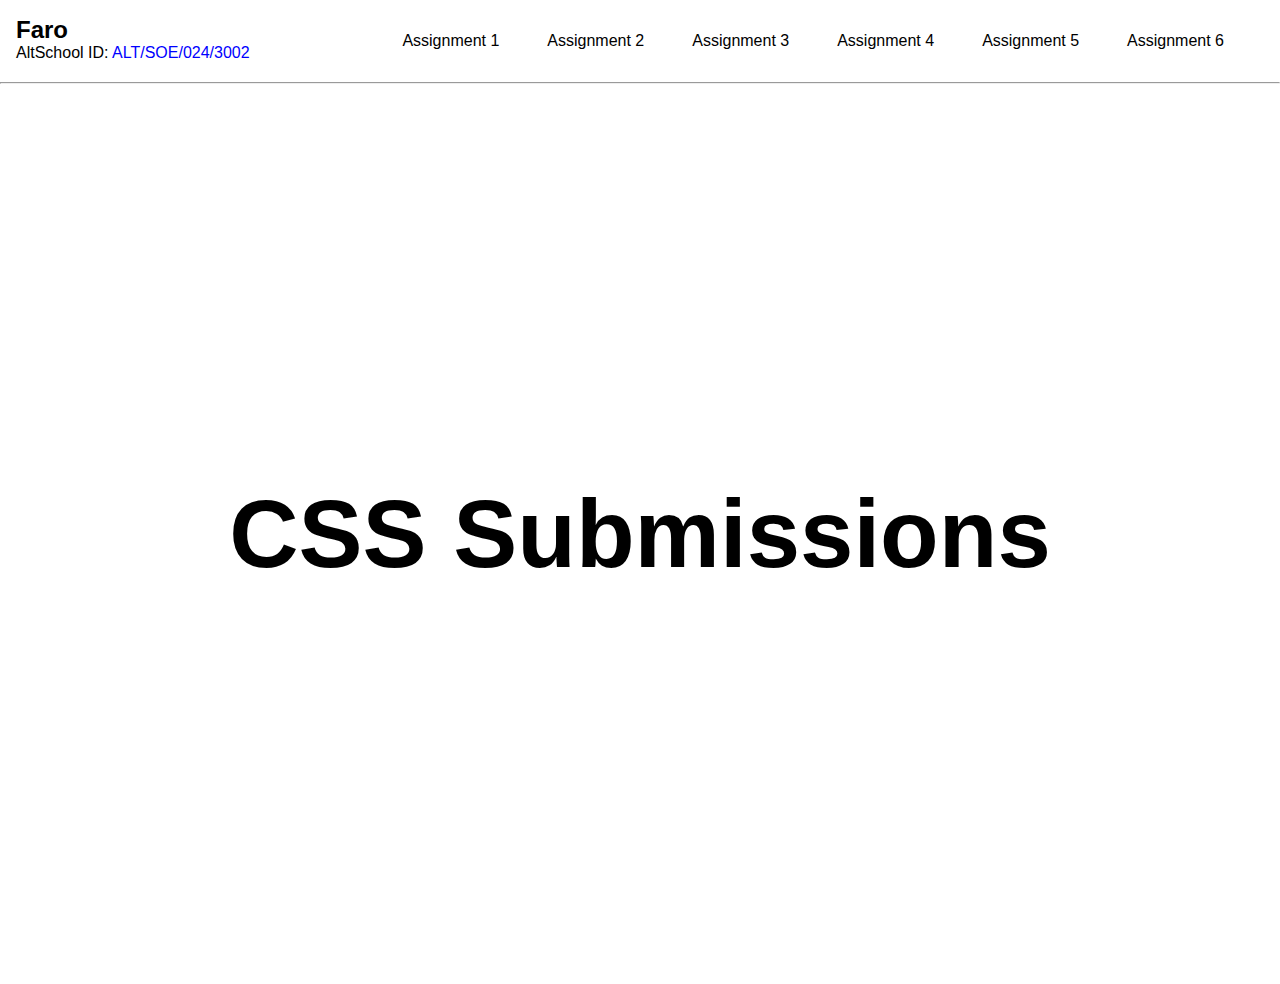
<file: index.html>
<!DOCTYPE html>
<html lang="en">
<head>
    <meta charset="UTF-8">
    <meta name="viewport" content="width=device-width, initial-scale=1.0">
    <!--CSS Styles-->
    <link rel="stylesheet" href="./css/index-styles.css">
    <title>CSS Assignments</title>
</head>
<body>
    <div class="container">
        <header>
            <nav>
                <div class="logo">
                    <h2 id="logo">Faro</h2>
                    <p id="ref-id">AltSchool ID: <span>ALT/SOE/024/3002</span> </p>
                </div>
                <div id="nav-items">
                    <ul>
                        <li><a href="./Assignment-1.html">Assignment 1</a></li>
                        <li><a href="./assignment-2.html">Assignment 2</a></li>
                        <li><a href="./assignment_3.html">Assignment 3</a></li>
                        <li><a href="./assignment-4.html">Assignment 4</a></li>
                        <li><a href="./assignment-5.html">Assignment 5</a></li>
                        <li><a href="./assignment-6.html">Assignment 6</a></li>
                    </ul>
                </div>
            </nav>
            <hr>
        </header>
        <main>
            <h1>CSS Submissions</h1>
        </main>
    </div>
</body>
</html>
</file>
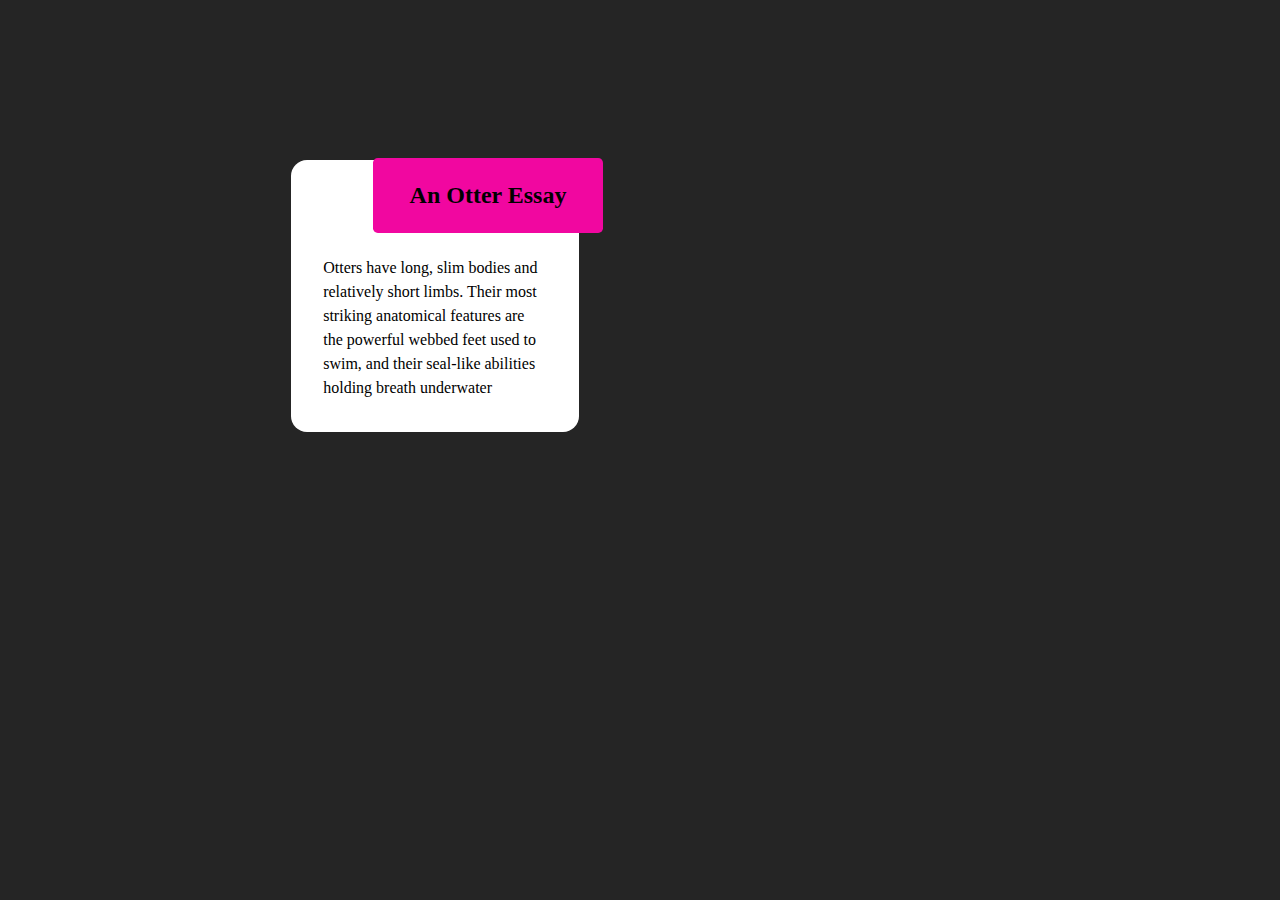
<file: Assignment-1.html>
<!DOCTYPE html>
<html lang="en">
<head>
    <meta charset="UTF-8">
    <meta name="viewport" content="width=device-width, initial-scale=1.0">
    <link rel="stylesheet" href="./css/assignment_1_styles.css">
    <title>Assignment 1</title>
</head>
<body>
    <main class="container">
       
        <h2>An Otter Essay</h2>
       

       
        <p>
            Otters have long, slim bodies and relatively
            short limbs. Their most striking anatomical
            features are the powerful webbed feet
            used to swim, and their seal-like abilities
            holding breath underwater
        </p>
      


    </main>
    
</body>
</html>
</file>
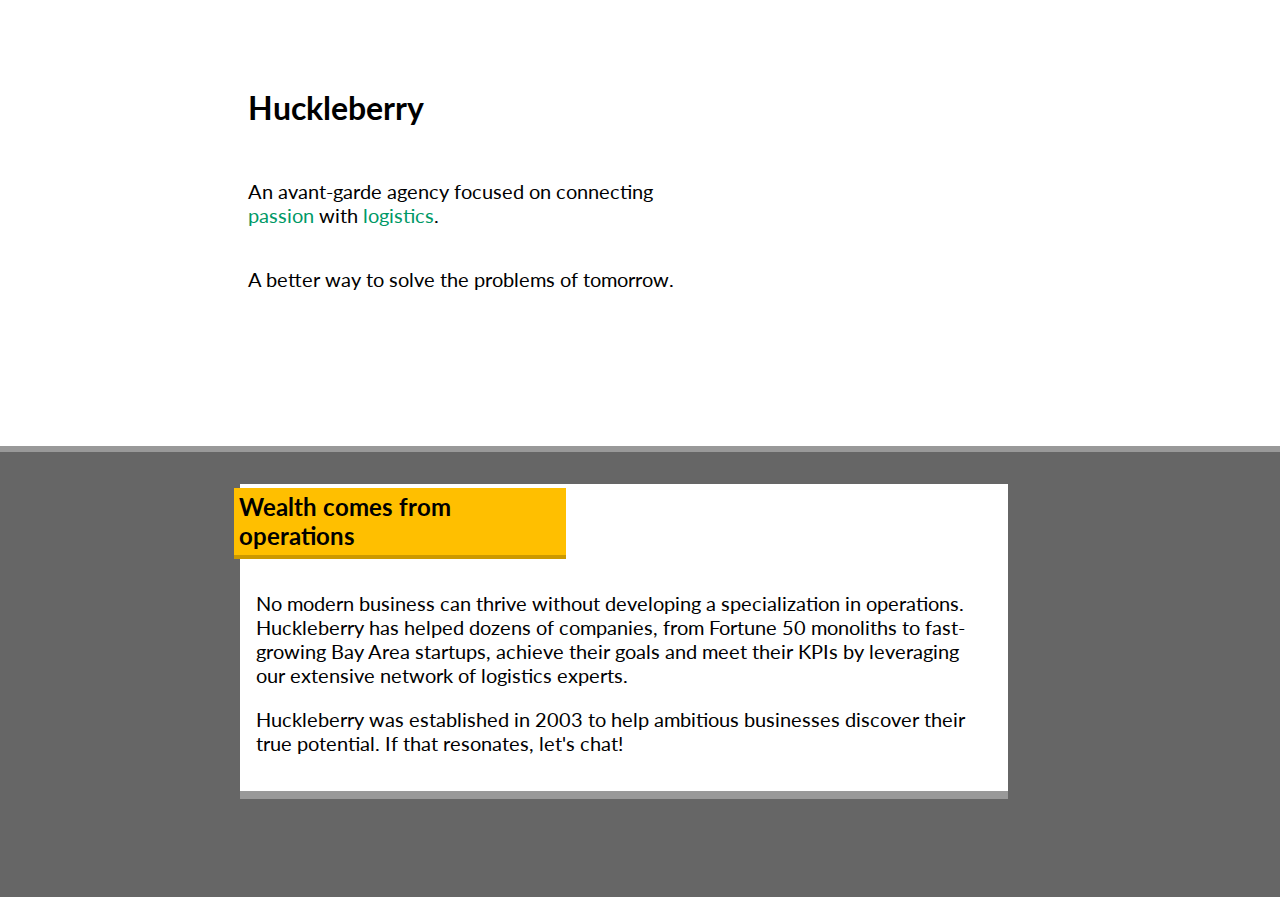
<file: assignment-2.html>
<!DOCTYPE html>
<html lang="en">
<head>
  <meta charset="UTF-8">
  <meta name="viewport" content="width=device-width, initial-scale=1.0">
  <link rel="stylesheet" href="./css/assignment_2_styles.css  ">
  <title>Assignment 2</title>
</head>
<body>
  <div class="top-hero">
<div class="top-hero-details">
  <h2>Huckleberry</h2>
  <p>An avant-garde agency focused on connecting <span>passion</span> with <span>logistics</span>.</p>
  <p>A better way to solve the problems of tomorrow.</p>
</div>
  </div>
  <hr>
  <div class="bottom-hero-details">
    <div class="card">
      <h3>Wealth comes from operations</h3>
    <p class="main-text">
      No modern business can thrive without developing a specialization in operations. Huckleberry has helped dozens of companies, from Fortune 50 monoliths to fast-growing Bay Area startups, achieve their goals and meet their KPIs by leveraging our extensive network of logistics experts.
    </p>
    <p class="main-text">
      Huckleberry was established in 2003 to help ambitious businesses discover their true potential. If that resonates, let's chat!
    </p>
    </div>

  </div>
  
</body>
</html>
</file>
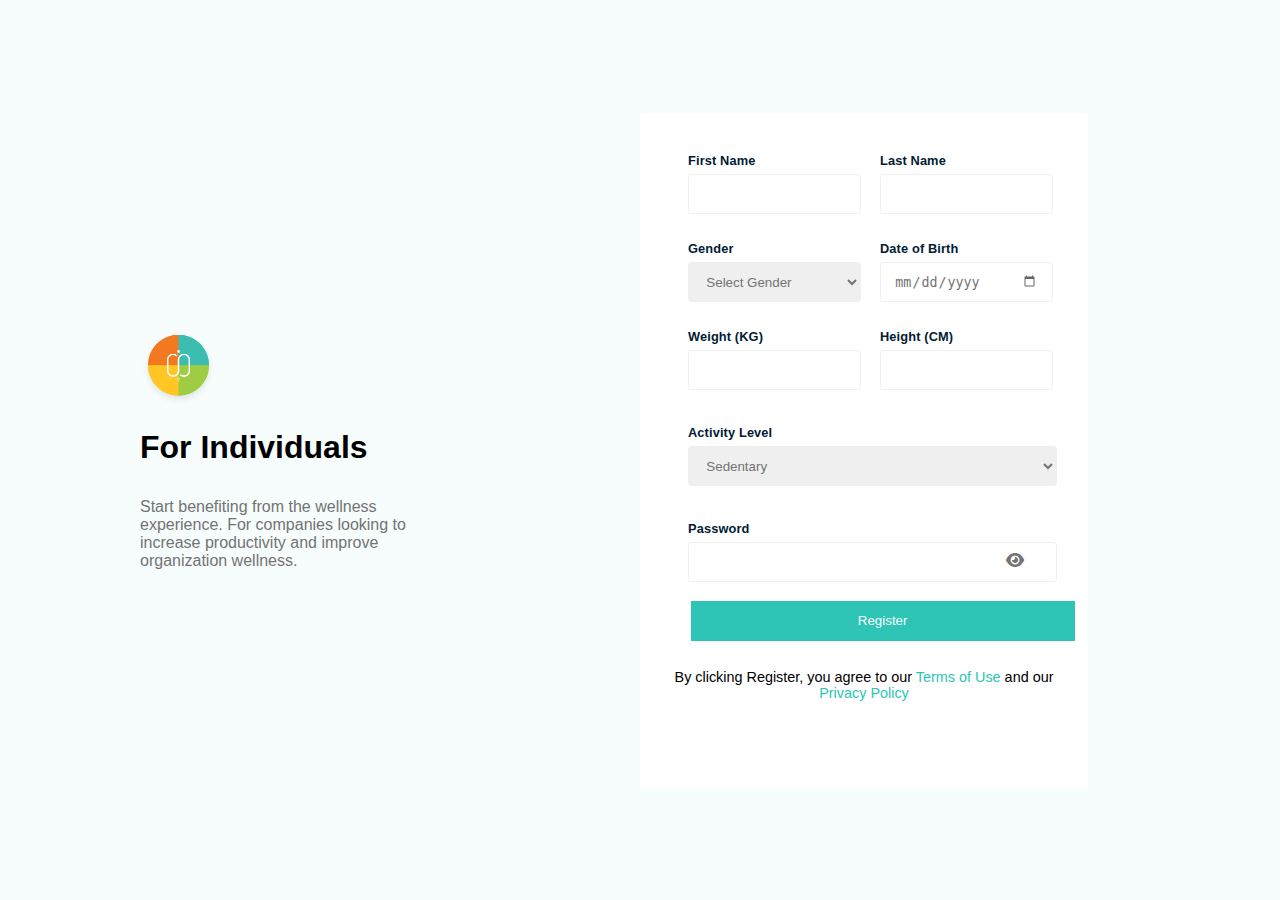
<file: assignment-4.html>
<!DOCTYPE html>
<html lang="en">
  <head>
    <meta charset="UTF-8" />
    <meta name="viewport" content="width=device-width, initial-scale=1.0" />

    <link
      rel="stylesheet"
      href="https://cdnjs.cloudflare.com/ajax/libs/font-awesome/6.7.2/css/all.min.css"
      integrity="sha512-Evv84Mr4kqVGRNSgIGL/F/aIDqQb7xQ2vcrdIwxfjThSH8CSR7PBEakCr51Ck+w+/U6swU2Im1vVX0SVk9ABhg=="
      crossorigin="anonymous"
      referrerpolicy="no-referrer"
    />

    <!--Css Style Sheets-->
    <link rel="stylesheet" href="./css/assignment_4_styles.css" />

    <title>Assignment 4</title>
  </head>
  <body>
    <!--Desktop-->
    <div class="container" id="desktop">
      <section id="hero-left">
        <div class="left-content">
          <div id="logo-large-container">
            <img
              src="./assets/images/logo-large.png"
              alt="Company Logo"
              id="logo-large"
            />
          </div>
          <h1>For Individuals</h1>
          <p id="subtitle">
            Start benefiting from the wellness experience. For companies looking
            to increase productivity and improve organization wellness.
          </p>
        </div>
      </section>

      <!--Right-->
      <section id="hero-right">
        <form action="/" method="POST" class="hero-form">
          <div class="hero-form-top">
            <div id="hero-form-left">
              <div class="input-group">
                <label for="first-name" class="input-label">First Name</label>
                <input
                  type="text"
                  class="input-field"
                  id="first-name"
                  name="first-name"
                  required
                />
              </div>
              <div class="input-group">
                <label for="gender" class="input-label">Gender</label>
                <select name="gender" id="gender" class="select-field" required>
                  <option value="">Select Gender</option>
                  <option value="Male">Male</option>
                  <option value="Female">Female</option>
                  <option value="Other">Other</option>
                </select>
              </div>

              <div class="input-group">
                <label for="weight" class="input-label">Weight (KG)</label>
                <input
                  type="number"
                  class="input-field"
                  id="weight"
                  name="weight"
                  required
                />
              </div>
            </div>

            <div id="hero-form-right">
              <div class="input-group">
                <label for="last-name" class="input-label">Last Name</label>
                <input
                  type="text"
                  class="input-field"
                  id="last-name"
                  name="last-name"
                  required
                />
              </div>
              <div class="input-group">
                <label for="date-of-birth" class="input-label"
                  >Date of Birth</label
                >
                <input
                  type="date"
                  class="input-field"
                  id="date-of-birth"
                  name="date-of-birth"
                  required
                />
              </div>
              <div class="input-group">
                <label for="height" class="input-label">Height (CM)</label>
                <input
                  type="number"
                  class="input-field"
                  id="height"
                  name="height"
                  required
                />
              </div>
            </div>
          </div>

          <div class="hero-form-bottom">
            <div class="input-group">
              <label for="activity-level" class="input-label"
                >Activity Level</label
              >
              <select
                name="activity-level"
                id="activity-level"
                class="select-field"
              >
                <option value="sedentary">Sedentary</option>
                <option value="moderate-activity">Moderate Activity</option>
                <option value="active">Active</option>
              </select>
            </div>

            <div class="input-group">
              <label for="password" class="input-label">Password</label>
              <div class="input-sub-group">
                <input
                  type="password"
                  class="input-field"
                  placeholder=""
                  id="password"
                  name="password"
                />
                <span class="input-icon"><i class="fas fa-eye icon"></i></span>
              </div>
            </div>

            <button class ="primary-btn">Register</button>
            <p id="terms-and-conditions">
              By clicking Register, you agree to our
              <a href="#">Terms of Use</a> and our <a href="#">Privacy Policy</a>
            </p> 
          </div>

        </form>
      </section>
    </div>

    <!--Mobile-->
    <div class="container" id="mobile">
      <section>
        <header>
          <img
            src="./assets/images/company-logo-small.png"
            alt="Company Logo"
            id="mobile-logo"
          />
          <h2>For Individuals</h2>
          <p>
            Inspiring wholesome harmony for the mind, body and spirit, for
            everyone, everywhere.
          </p>
        </header>

        <!--Registration Form-->
        <section id="reg-form">
          <form action="">
            <div class="input-group">
              <label for="first-name" class="input-label">First Name</label>
              <input
                type="text"
                class="input-field"
                placeholder=""
                id="first-name"
                name="first-name"
              />
            </div>

            <div class="input-group">
              <label for="last-name" class="input-label">Last Name</label>
              <input
                type="text"
                class="input-field"
                placeholder=""
                id="last-name"
                name="last-name"
              />
            </div>

            <div class="input-group">
              <label for="gender" class="input-label">Gender</label>
              <select name="gender" id="gender" class="select-field">
                <option value="">Select Gender</option>
                <option value="Male">Moderate Activity</option>
                <option value="Female">Active</option>
              </select>
            </div>

            <div class="input-group">
              <label for="date-of-birth" class="input-label"
                >Date of Birth</label
              >
              <input
                type="date"
                class="input-field"
                onfocus="this.showPicker()"
                id="date-of-birth"
                name="date-of-birth"
              />
            </div>

            <div class="input-group">
              <label for="weight" class="input-label">Weight (KG)</label>
              <input
                type="text"
                class="input-field"
                placeholder=""
                id="weight"
                name="weight"
              />
            </div>

            <div class="input-group">
              <label for="height" class="input-label">Height (CM)</label>
              <input
                type="text"
                class="input-field"
                placeholder=""
                id="height"
                name="height"
              />
            </div>

            <div class="input-group">
              <label for="activity-level" class="input-label"
                >Activity Level</label
              >
              <select
                name="activity-level"
                id="activity-level"
                class="select-field"
              >
                <option value="sedentary">Sedentary</option>
                <option value="moderate-activity">Moderate Activity</option>
                <option value="active">Active</option>
              </select>
            </div>
            <div class="input-group">
              <label for="password" class="input-label">Password</label>
              <div class="input-sub-group">
                <input
                  type="password"
                  class="input-field"
                  placeholder=""
                  id="password"
                  name="password"
                />
                <span class="input-icon"><i class="fas fa-eye icon"></i></span>
              </div>
            </div>

            <button class="primary-btn">Register</button>
          </form>

          <p id="terms-and-conditions">
            By clicking Register, you agree to our
            <a href="#">Terms of Use</a> and our <a href="#">Privacy Policy</a>
          </p>
        </section>
      </section>
    </div>
  </body>
</html>
</file>
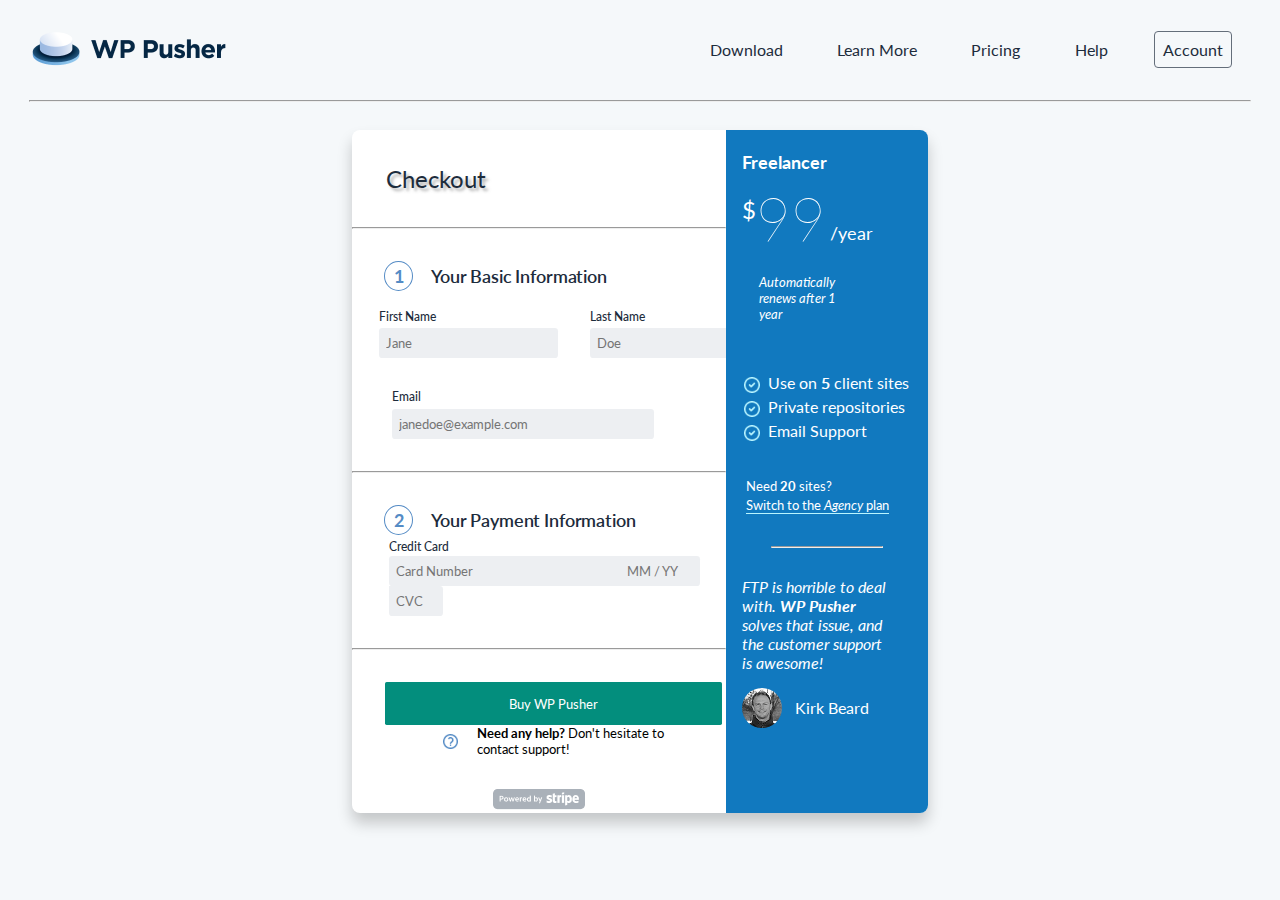
<file: assignment-5.html>
<!DOCTYPE html>
<html lang="en">
  <head>
    <meta charset="UTF-8" />
    <meta name="viewport" content="width=device-width, initial-scale=1.0" />
    <!--CSS Styles-->
    <link rel="stylesheet" href="./css/assignment_5_styles.css" />

    <title>Assignment 5</title>
  </head>
  <body>
    <div class="container">
      <!--Navigation-->
      <header>
        <nav>
          <div id="logo">
            <img src="./assets/images/wppusher-logo.png" alt="WP Logo" />
          </div>
          <div class="nav-items">
            <a href="#" class="nav-item">Download</a>
            <a href="#" class="nav-item">Learn More</a>
            <a href="#" class="nav-item">Pricing</a>
            <a href="#" class="nav-item">Help</a>
            <a href="#" class="nav-item" id="log-on">Account</a>
          </div>
        </nav>
        <hr />
      </header>

      <!--Checkout -->
      <main>
        <form action="#" method="post">
          <!--Form Header-->
          <div class="form-header-container">
            <h1 id="form-header">Checkout</h1>
            <hr class="form-hr" />
          </div>
          <!--Personal Information-->
          <div class="checkout-container">
            <!--Form Header Component-->
            <div class="form-sub-header-container">
              <div class="header-number"><h3>1</h3></div>
              <div class="form-header">Your Basic Information</div>
            </div>
            <!--Form inputs-->
            <div class="personal-info">
              <div class="form-input-container">
                <label for="first-name">First Name</label>
                <input
                  type="text"
                  name="first-name"
                  id="first-name"
                  placeholder="Jane"
                />
              </div>
              <div class="form-input-container">
                <label for="last-name">Last Name</label>
                <input
                  type="text"
                  name="last-name"
                  id="last-name"
                  placeholder="Doe"
                />
              </div>
            </div>
            <div class="form-input-container">
              <label for="email">Email</label>
              <input
                type="email"
                name="email"
                id="email"
                placeholder="janedoe@example.com"
              />
            </div>
            <hr class="form-hr" />
            <!--Payment Information-->
            <div class="payment-info-container">
              <!--Form Header Component-->
              <div class="form-sub-header-container">
                <div class="header-number"><h3>2</h3></div>
                <div class="form-header">Your Payment Information</div>
              </div>
              <!--Credit Card Component-->
              <div class="credit-card-container">
                <div class="label-container">
                  <label for="card-number" id="cc-label">Credit Card</label>
                </div>
                <div class="card-details-container">
                  <input
                    type="text"
                    placeholder="Card Number"
                    id="card-number"
                    name="card-number"
                    class="cc-input"
                  />
                  <input
                    type="text"
                    placeholder="MM / YY"
                    class="date-input cc-input"
                    id="date-cc"
                    name="date-cc"
                  />
                  <input
                    type="text"
                    placeholder="CVC"
                    class="cvc-input cc-input"
                    id="cvc"
                    name="cvc"
                  />
                </div>
              </div>
            </div>
            <hr class="form-hr" />
            <button type="submit">Buy WP Pusher</button>
            <div class="help-component">
                <div class="help-sub">
                    <img src="./assets/icons/question-icon.png" alt="question icon">
                    <p><b>Need any help?</b> Don't hesitate to contact support!</p>
                </div>
                <div id="stripe-logo">
                    <img src="./assets/images/powered_by_stripe.png" alt="Stripe Logo">
                </div>
            </div>
            
            
          </div>
         
        </form>
        <!--Form Features-->
        <aside>
            <h4>Freelancer</h4>
            <div class="price-checkout-container">
                <p id="price"><span><sup>$</sup></span>99</p>
                <p id="frequency">/year</p>
            </div>
            <p id="billing-frequency">Automatically renews after 1 year</p>
            <!--Product Feature Component-->
    <ul class="product-feature-container">
        <li class="product-feature">Use on <b>5</b> client sites</li>
        <li class="product-feature">Private repositories</li>
        <li class="product-feature">Email Support</li>
    </ul>
    <div id="product-alt">
        <p>Need <b>20</b> sites?</p>
        <p>Switch to the <i>Agency</i> plan</p>
    </div>
    <hr>
    <div class="feedback">
        <p class="user-qoute">FTP is horrible to deal with. <b>WP Pusher</b> solves that issue, and the customer support is awesome!</p>
        <div class="user">
            <img src="./assets/images/user-img.png" alt="user-profile-image">
            <p class="user-name">Kirk Beard</p>
        </div>
    </div>
        </aside>
      </main>
      
    </div>
  </body>
</html>
</file>
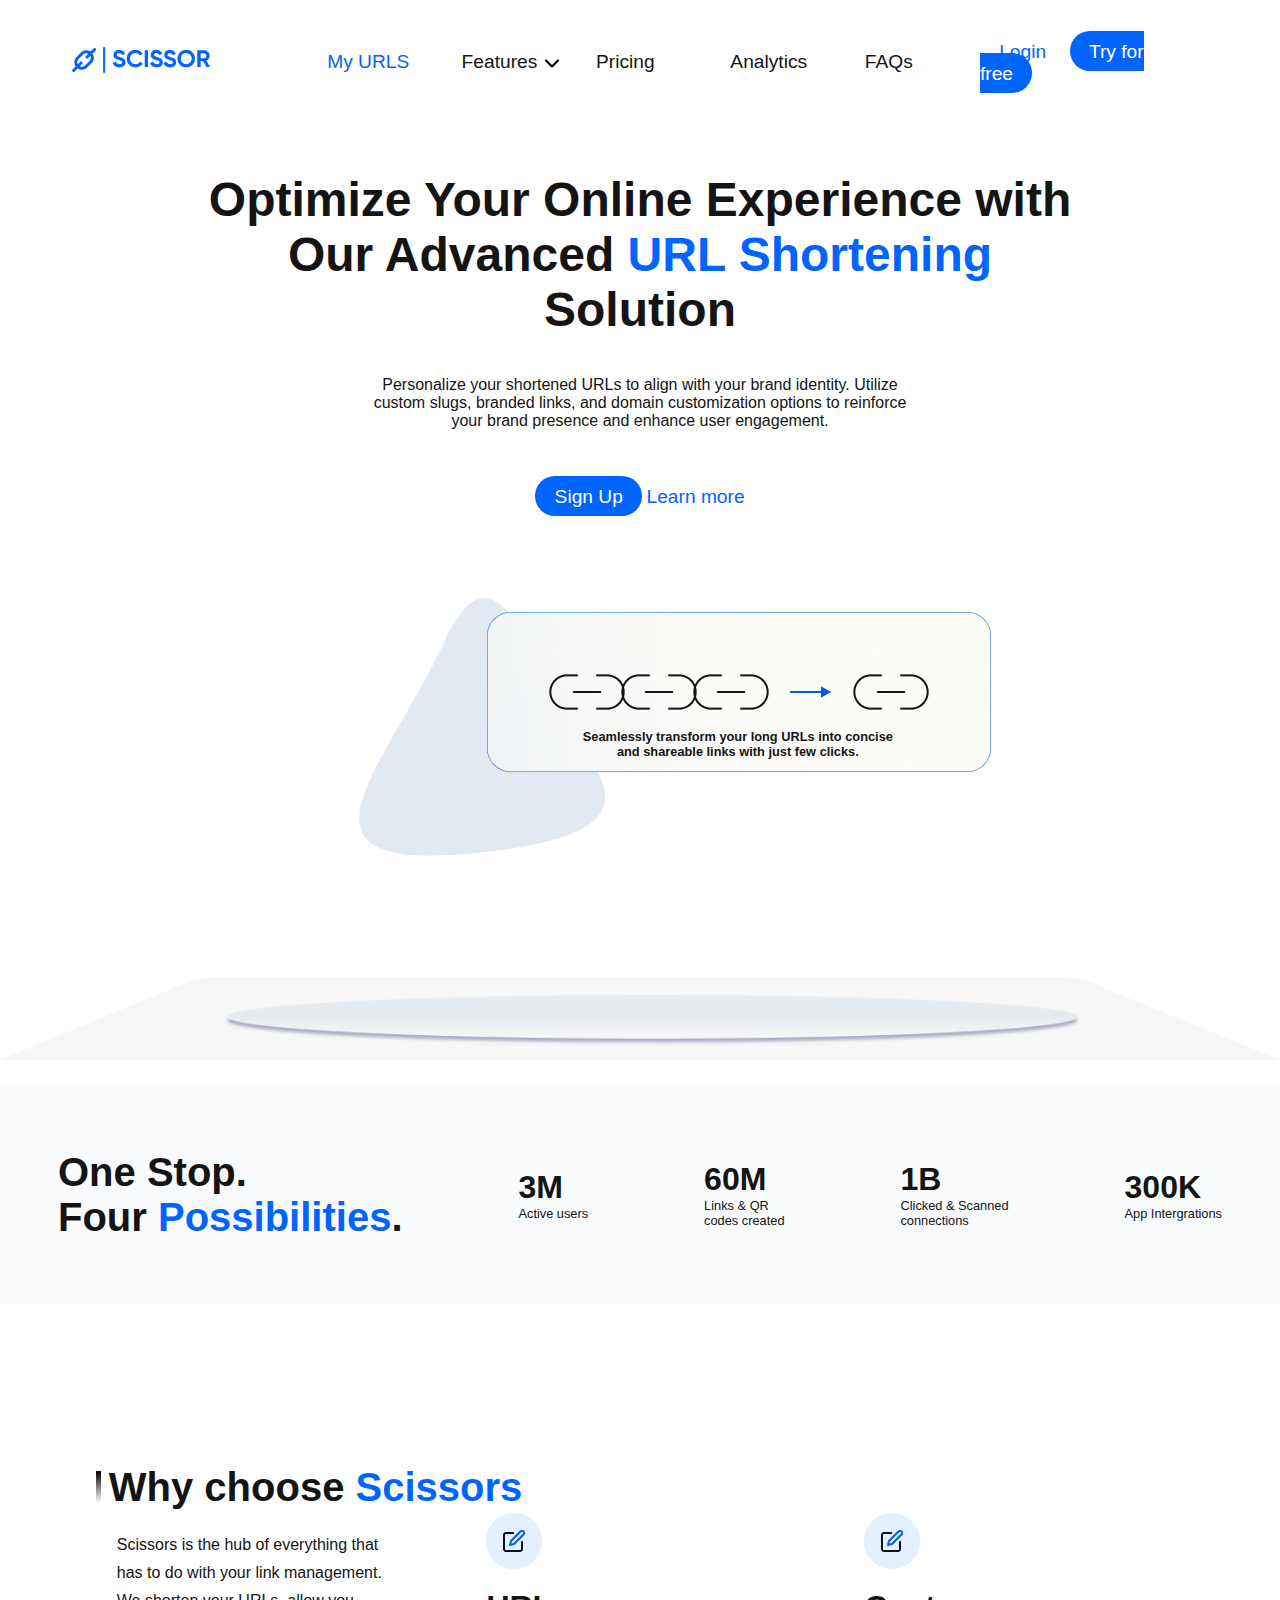
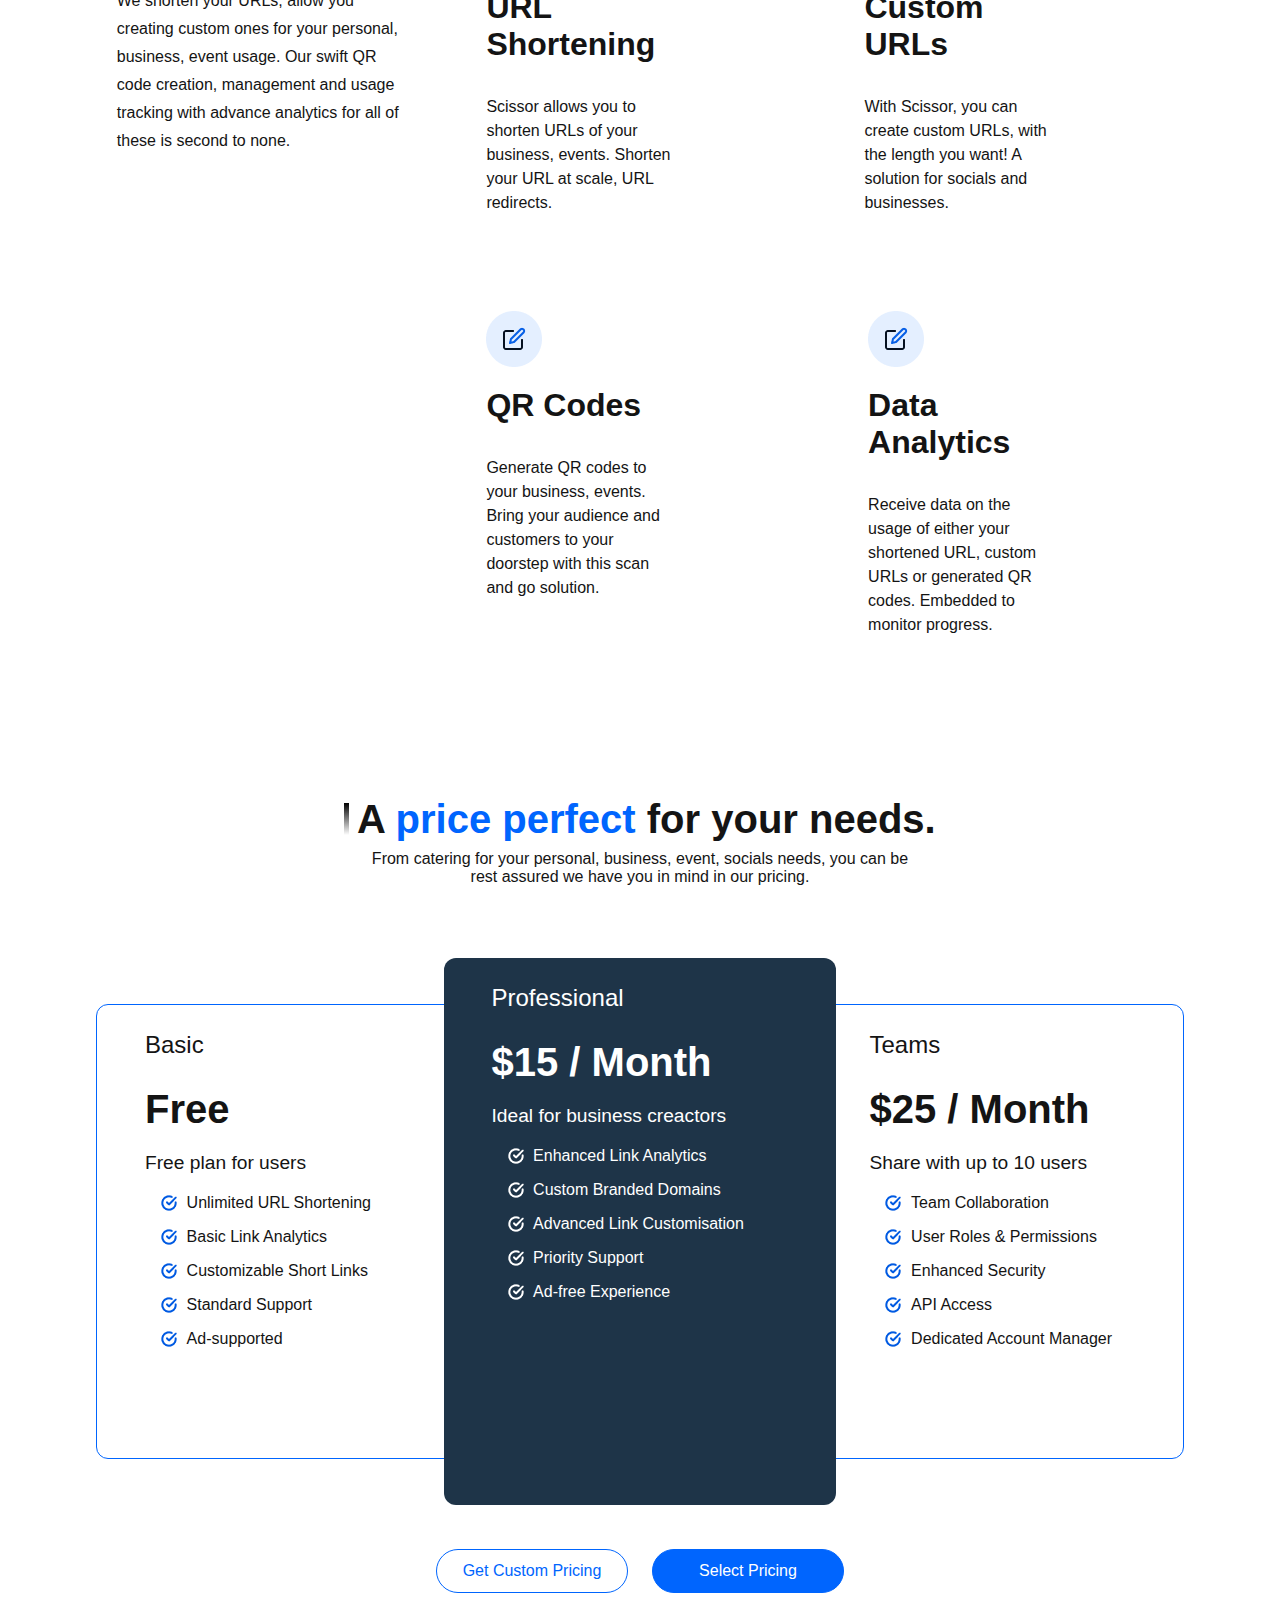
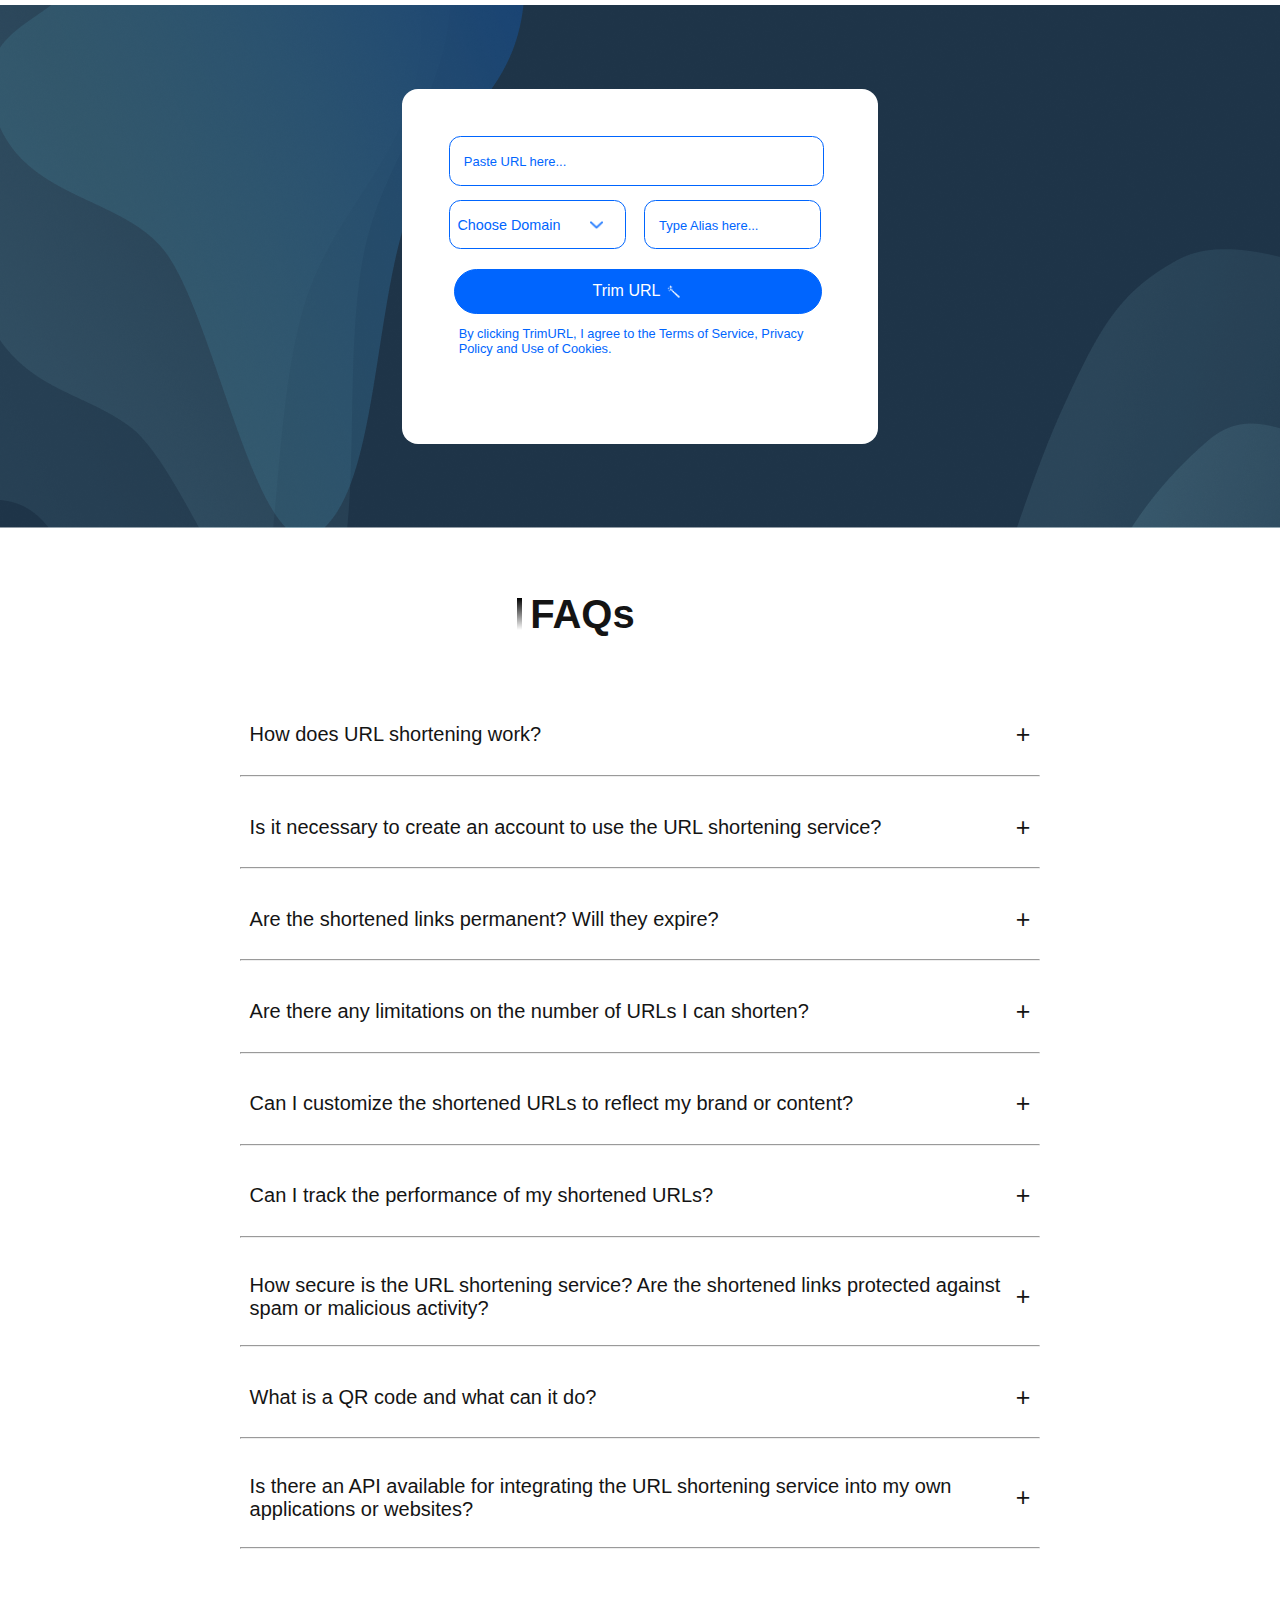
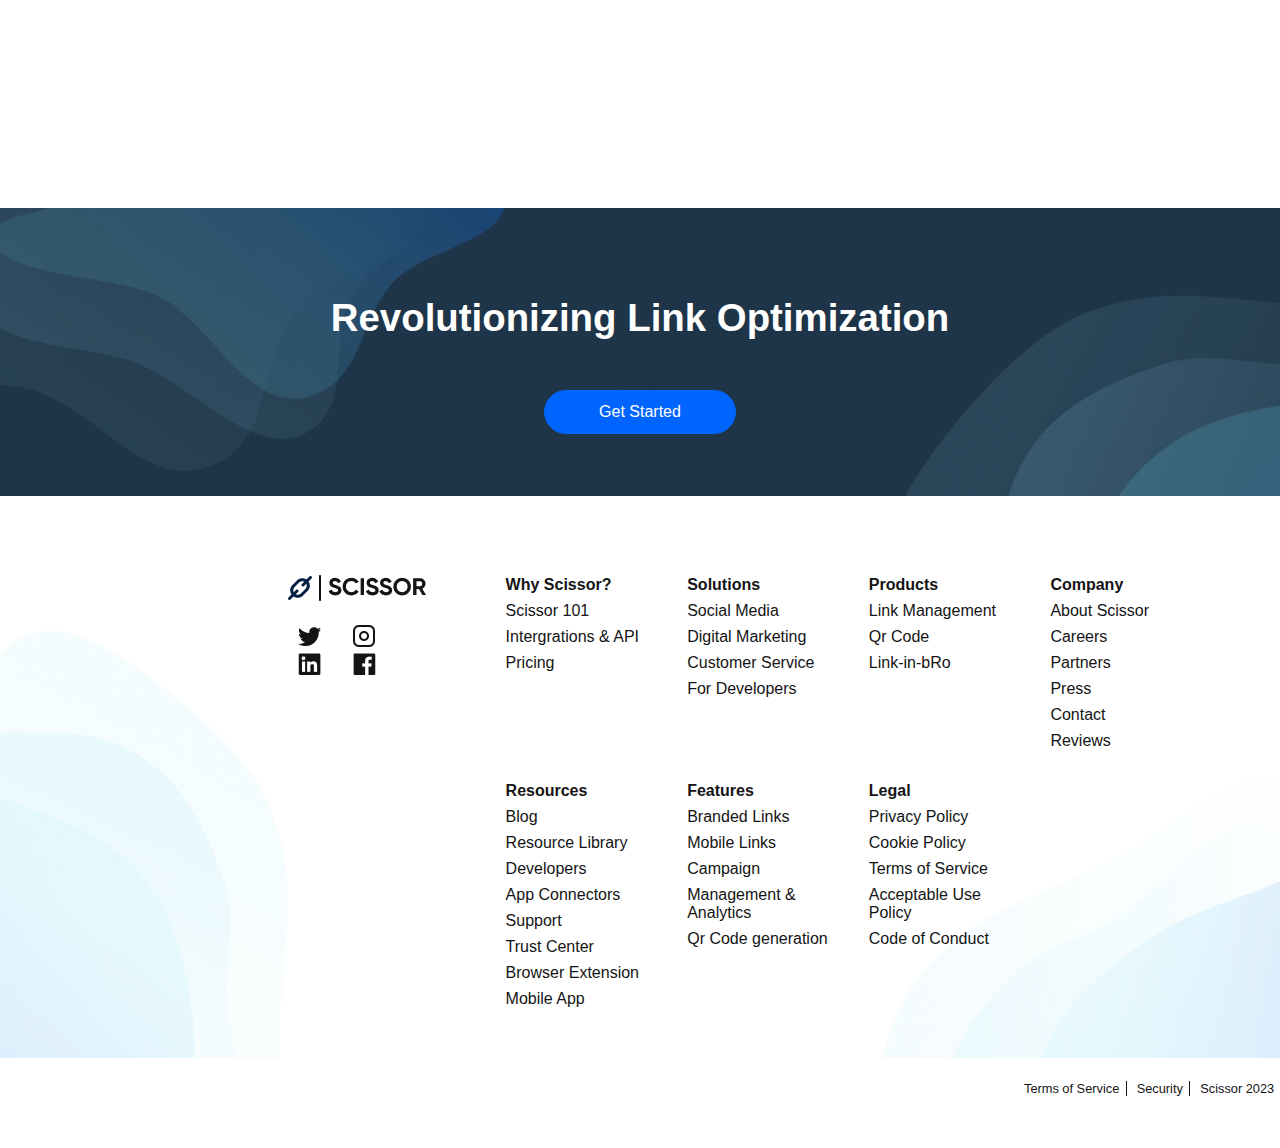
<file: assignment-6.html>
<!DOCTYPE html>
<html lang="en">
  <head>
    <meta charset="UTF-8" />
    <meta name="viewport" content="width=device-width, initial-scale=1.0" />

    <link rel="stylesheet" href="https://cdnjs.cloudflare.com/ajax/libs/font-awesome/6.7.2/css/all.min.css" integrity="sha512-Evv84Mr4kqVGRNSgIGL/F/aIDqQb7xQ2vcrdIwxfjThSH8CSR7PBEakCr51Ck+w+/U6swU2Im1vVX0SVk9ABhg==" crossorigin="anonymous" referrerpolicy="no-referrer" />
    <link rel="stylesheet" href="https://cdnjs.cloudflare.com/ajax/libs/font-awesome/6.0.0-beta3/css/all.min.css">
    <!--CSS Styling-->
    <link rel="stylesheet" href="./css/assignment_6_styles.css" />

    
    <title>Assignment 6</title>
  </head>
  <body>
    <div class="container">
      <section id="hero-section">
        <header>
            <nav>
                <div class="logo">
                    <img src="./assets/images/compant-logo.png" alt="company-logo">
                </div>
                <div class="nav-items">
                    <ul id="nav-list">
                        <li class="nav-item blue"><a href="#">My URLS</a></li>
                        <li class="nav-item"><a href="#">Features <span><img src="./assets/icons/dropdown-black.png" alt="chvreon-down"></span> </a></li>
                        <li class="nav-item"><a href="#">Pricing</a></li>
                        <li class="nav-item"><a href="#">Analytics</a></li>
                        <li class="nav-item"><a href="#">FAQs</a></li>
                    </ul>
                </div>
                <div class="login-signup">
                    <a href="#" class="blue">Login</a>
                    <a href="#" class="generic">Try for free</a>
                </div>
            </nav>
        </header>
        <div id="main-text">
            <h1>Optimize Your Online Experience with Our Advanced <span class="blue">URL Shortening</span> Solution </h1>
            <p>Personalize your shortened URLs to align with your brand identity. Utilize custom slugs, branded links, and domain customization options to reinforce your brand presence and enhance user engagement.</p>

            <div id="hero-cta">
                <a href="#" class="generic">Sign Up</a>
                <a href="#" class="blue generic-no-fill" id="learn">Learn more</a>
            </div>
            <div class="product-preview">
              <div class="sub-text-container">
                <h6 id="hero-subtext">Seamlessly transform your long URLs into concise and <b>shareable links</b> with just few clicks.</h6>
              </div>
             <img src="./assets/images/hero-small.png" alt="product-preview" id="product-preview">
            </div>
            <div class="product-placement">
              <p class="hidden">Hidden</p>
            </div>
            <div class="product-features-container">
              <div class="feature-head-container">
                <h2 class="product-feat-heading">One Stop.
                <h2 class="product-feat-heading">Four <span>Possibilities</span>.</h2>
              </div> 
              <div class="feat-detail-container">
                <h2 class="feat-header">3M</h2>
                <p class="feat-description">Active users</p>
              </div>
              <div class="feat-detail-container">
                <h2 class="feat-header">60M</h2>
                <p class="feat-description">Links & QR <br> codes created</p>
              </div>
              <div class="feat-detail-container">
                <h2 class="feat-header">1B</h2>
                <p class="feat-description">Clicked & Scanned <br>connections</p>
              </div>
              <div class="feat-detail-container">
                <h2 class="feat-header">300K</h2>
                <p class="feat-description">App Intergrations</p>
              </div>
              </h2>
            </div>
        </div>
      </section>

      <section id="product-spec-section">
        <div class="value-prop">
          <div class="section-header" id="vp-section">
            <div class="line"></div>
            <div class="section-heading">
              <h2>Why choose <span>Scissors</span></h2>
            </div>
          </div>
          <div class="value-prop-detail">
            <p id="value-prop-sum">Scissors is the hub of everything that has to do with your link management. We shorten your URLs, allow you creating custom ones for your personal, business, event usage. Our swift QR code creation, management and usage tracking with advance analytics for all of these is second to none.</p>
          </div>
    

        </div>
        <div class="specs">
          <div class="combo-specs">
            <div class="spec-component">
              <img src="./assets/icons/Custom URLs.png" alt="custon-url-icon" class="spec-image">
              <h2 class="spec-heading">URL Shortening</h2>
              <p class="spec-desc">Scissor allows you to shorten URLs of your business, events. Shorten your URL at scale, URL redirects.</p>
            </div>
            <div class="spec-component">
              <img src="./assets/icons/Custom URLs.png" alt="custon-url-icon" class="spec-image">
              <h2 class="spec-heading">Custom URLs</h2>
              <p class="spec-desc">With Scissor, you can create custom URLs, with the length you want! A solution for socials and businesses.</p>
            </div>
          </div>
          <div class="combo-specs">
            <div class="spec-component">
              <img src="./assets/icons/Custom URLs.png" alt="custon-url-icon" class="spec-image">
              <h2 class="spec-heading">QR Codes</h2>
              <p class="spec-desc">Generate QR codes to your business, events. Bring your audience and customers to your doorstep with this scan and go solution.</p>
            </div>
            <div class="spec-component">
              <img src="./assets/icons/Custom URLs.png" alt="custon-url-icon" class="spec-image">
              <h2 class="spec-heading">Data Analytics</h2>
              <p class="spec-desc">Receive data on the usage of either your shortened URL, custom URLs or generated QR codes. Embedded to monitor progress.</p>
            </div>
          </div>
          
          
        </div>

        
      </section>

      <section id="price-spec-section">
        <div class="section-header">
          <div class="line"></div>
          <div class="section-heading">
            <h2>A <span>price perfect</span> for your needs.</h2>
          </div>
        </div>

        <p id="price-sub-text">
          From catering for your personal, business, event, socials needs, you
          can be rest assured we have you in mind in our pricing.
        </p>

        <div id="pricing-component">
          <div class="card">
            <h4>Basic</h4>
            <h2>Free</h2>
            <h5>Free plan for users</h5>
            <ul>
                <li>Unlimited URL Shortening</li>
                <li>Basic Link Analytics</li>
                <li>Customizable Short Links</li>
                <li>Standard Support</li>
                <li>Ad-supported</li>
            </ul>
          </div>

          <div class="card" id="primary-card">
            <h4>Professional</h4>
            <h2>$15 / Month</h2>
            <h5>Ideal for business creactors</h5>
            <ul>
                <li class="primary-feature">Enhanced Link Analytics</li>
                <li class="primary-feature">Custom Branded Domains</li>
                <li class="primary-feature">Advanced Link Customisation</li>
                <li class="primary-feature">Priority Support</li>
                <li class="primary-feature">Ad-free Experience</li>
            </ul>
          </div>

          <div class="card">
            <h4>Teams</h4>
            <h2>$25 / Month</h2>
            <h5>Share with up to 10 users</h5>
            <ul>
                <li>Team Collaboration</li>
                <li>User Roles & Permissions</li>
                <li>Enhanced Security</li>
                <li>API Access</li>
                <li>Dedicated Account Manager</li>
            </ul>
          </div>
        </div>

        <div id="price-cta">
            <div class="btn-primary">Get Custom Pricing</div>
            <div class="btn-secondary">Select Pricing</div>
        </div>
      </section>

      <section id="product-demo">
        <form action="/" method="get">
            <input type="url" placeholder="Paste URL here..." name="url" id="url">
            <select name="domain" id="domain">
                <option value="">Choose Domain</option>
                <option value="com">.com</option>
                <option value="za">.co.za</option>
                <option value="uk">.co.uk</option>
            </select>
            <input type="text" id="alias" name="alias" placeholder="Type Alias here...">
            <button class="btn-secondary">Trim URL <img src="./assets/icons/magic wand.png" alt="magic wand icon" id="wand"></button> 
            <p>By clicking TrimURL, I agree to the Terms of Service, Privacy Policy and Use of Cookies.</p>


        </form>

      </section>

      <section id="faq">
        <div class="faq-container">
            <div class="section-header">
                <div class="line"></div>
                <div class="section-heading">
                  <h2>FAQs</h2>
                </div>
              </div>
    
              <div class="faq-details">
                <details >
                    <summary class="detail-toggle">How does URL shortening work? </summary>
                    <p class="tog-summary">URL shortening works by taking a long URL and creating a shorter, condensed version that redirects to the original URL. When a user clicks on the shortened link, they are redirected to the intended destination.</p>
                </details>
                <hr class="faq-hr">
              </div>
              <div class="faq-details">
                <details >
                    <summary class="detail-toggle">Is it necessary to create an account to use the URL shortening service? </summary>
                    <p class="tog-summary">URL shortening works by taking a long URL and creating a shorter, condensed version that redirects to the original URL. When a user clicks on the shortened link, they are redirected to the intended destination.</p>
                </details>
                <hr class="faq-hr">
              </div>
              <div class="faq-details">
                <details >
                    <summary class="detail-toggle">Are the shortened links permanent? Will they expire?</p>
                </details>
                <hr class="faq-hr">
              </div>
              <div class="faq-details">
                <details >
                    <summary class="detail-toggle">Are there any limitations on the number of URLs I can shorten?</summary>
                    <p class="tog-summary">URL shortening works by taking a long URL and creating a shorter, condensed version that redirects to the original URL. When a user clicks on the shortened link, they are redirected to the intended destination.</p>
                </details>
                <hr class="faq-hr">
              </div>
              <div class="faq-details">
                <details >
                    <summary class="detail-toggle">Can I customize the shortened URLs to reflect my brand or content? </summary>
                    <p class="tog-summary">URL shortening works by taking a long URL and creating a shorter, condensed version that redirects to the original URL. When a user clicks on the shortened link, they are redirected to the intended destination.</p>
                </details>
                <hr class="faq-hr">
              </div>
              <div class="faq-details">
                <details >
                    <summary class="detail-toggle">Can I track the performance of my shortened URLs?</summary>
                    <p class="tog-summary">URL shortening works by taking a long URL and creating a shorter, condensed version that redirects to the original URL. When a user clicks on the shortened link, they are redirected to the intended destination.</p>
                </details>
                <hr class="faq-hr">
              </div>
              <div class="faq-details">
                <details >
                    <summary class="detail-toggle">How secure is the URL shortening service? Are the shortened links protected against spam or malicious activity?</summary>
                    <p class="tog-summary">URL shortening works by taking a long URL and creating a shorter, condensed version that redirects to the original URL. When a user clicks on the shortened link, they are redirected to the intended destination.</p>
                </details>
                <hr class="faq-hr">
              </div>
              <div class="faq-details">
                <details >
                    <summary class="detail-toggle">What is a QR code and what can it do?</summary>
                    <p class="tog-summary">URL shortening works by taking a long URL and creating a shorter, condensed version that redirects to the original URL. When a user clicks on the shortened link, they are redirected to the intended destination.</p>
                </details>
                <hr class="faq-hr">
              </div>
              <div class="faq-details">
                <details >
                    <summary class="detail-toggle">Is there an API available for integrating the URL shortening service into my own applications or websites?</summary>
                    <p class="tog-summary">URL shortening works by taking a long URL and creating a shorter, condensed version that redirects to the original URL. When a user clicks on the shortened link, they are redirected to the intended destination.</p>
                </details>
                <hr class="faq-hr">
              </div>

        </div>

      </section>

      <section id="btm-call-to-action">
        <h3>Revolutionizing Link Optimization</h3>
        <button class="btn-secondary">Get Started</button>
      </section>

      <footer>
        <div class="socials">
          <img src="./assets/images/footer-logo.png" alt="Company Logo">
          <div class="social-icons">
            <a href="#"><img src="./assets/images/twitter.png" alt="twitter"></a>
            <a href="#"><img src="./assets/images/instagram.png" alt="instagram"></a>
            <a href="#"><img src="./assets/images/linkedin.png" alt="linkedin"></a>
            <a href="#"><img src="./assets/images/facebook.png" alt="facebook"></a>
          </div>
        </div>
        <div class="footer-containers">
          <div class="footer-item">
            <h4>Why Scissor?</h4>
            <a href="#">Scissor 101</a>
            <a href="#">Intergrations & API</a>
            <a href="#">Pricing</a>
          </div>
          <div class="footer-item">
            <h4>Solutions</h4>
            <a href="#">Social Media</a>
            <a href="#">Digital Marketing</a>
            <a href="#">Customer Service</a>
            <a href="#">For Developers</a>
          </div>
          <div class="footer-item">
            <h4>Products</h4>
            <a href="#">Link Management</a>
            <a href="#">Qr Code</a>
            <a href="#">Link-in-bRo</a>
          </div>
          <div class="footer-item">
            <h4>Company</h4>
            <a href="#">About Scissor</a>
            <a href="#">Careers</a>
            <a href="#">Partners</a>
            <a href="#">Press</a>
            <a href="#">Contact</a>
            <a href="#">Reviews</a>
          </div>
          <div class="footer-item">
            <h4>Resources</h4>
            <a href="#">Blog</a>
            <a href="#">Resource Library</a>
            <a href="#">Developers</a>
            <a href="#">App Connectors</a>
            <a href="#">Support</a>
            <a href="#">Trust Center</a>
            <a href="#">Browser Extension</a>
            <a href="#">Mobile App</a>
          </div>
          <div class="footer-item">
            <h4>Features</h4>
            <a href="#">Branded Links</a>
            <a href="#">Mobile Links</a>
            <a href="#">Campaign</a>
            <a href="#">Management & Analytics</a>
            <a href="#">Qr Code generation</a>
          </div>
          <div class="footer-item">
            <h4>Legal</h4>
            <a href="#">Privacy Policy</a>
            <a href="#">Cookie Policy</a>
            <a href="#">Terms of Service</a>
            <a href="#">Acceptable Use Policy</a>
            <a href="#">Code of Conduct</a>
          </div>
        </div>
        <div class="footer-tocs">
          <a href="#">Terms of Service</a>
          <a href="#">Security</a>
          <a href="#">Scissor 2023</a>
        </div>
      </footer>


    </div>
  </body>
</html>
</file>
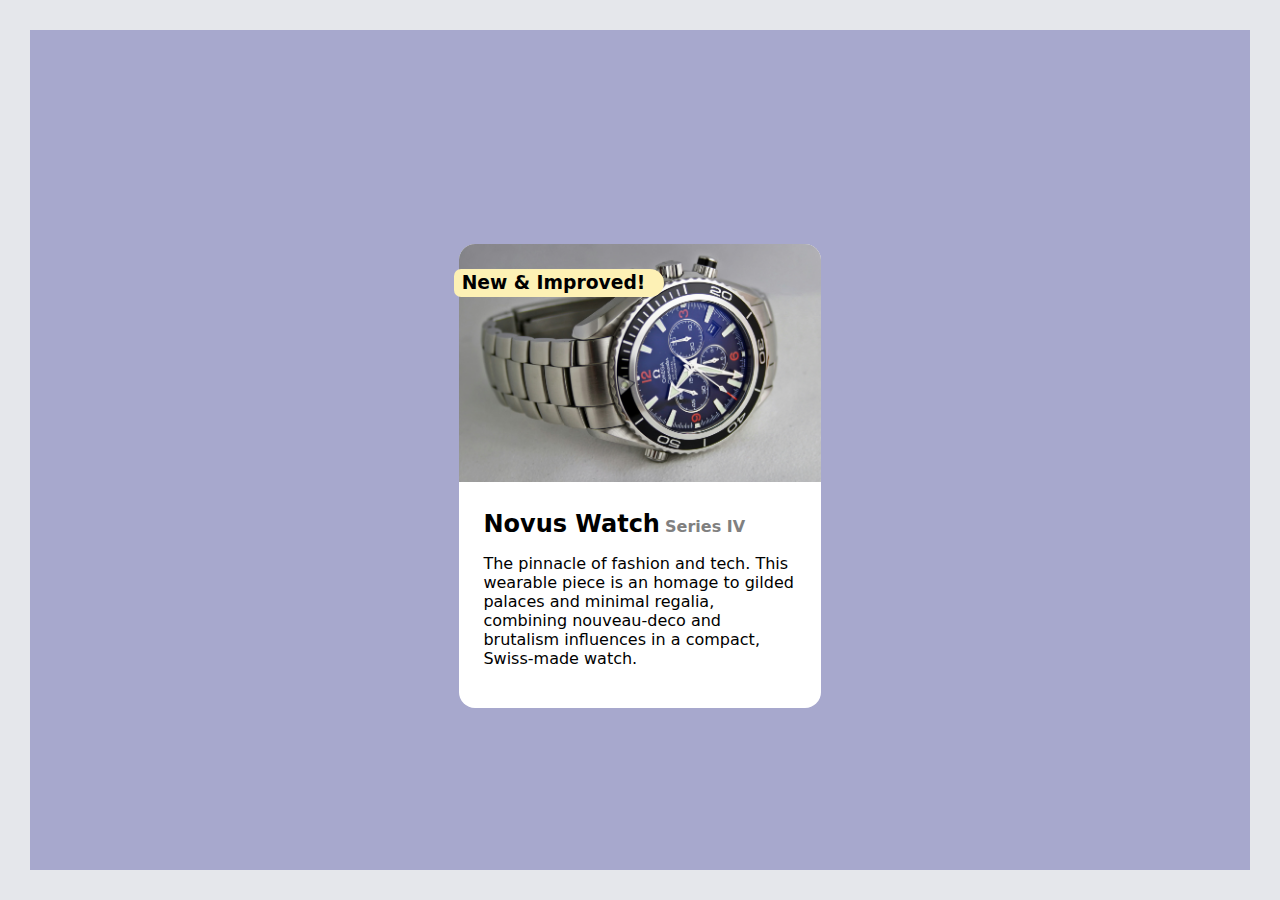
<file: assignment_3.html>
<!DOCTYPE html>
<html lang="en">
  <head>
    <meta charset="UTF-8" />
    <meta name="viewport" content="width=device-width, initial-scale=1.0" />

    <!-- External CSS -->
    <link rel="stylesheet" href="./css/assignment_3_styles.css" />
    <title>Novus-Watch</title>
  </head>
  <body>
    <div class="container">
      <h3>New & Improved!</h3>
      <div class="product-display">
        <div class="product-image">
            <img src="assets/images/watch.jpg" alt="Novus Watch" />
        </div>
        <div class="product-details">
          <h2>Novus Watch</h2>
          <h4>Series IV</h4>
          <p>
            The pinnacle of fashion and tech. This wearable piece is an homage
            to gilded palaces and minimal regalia, combining nouveau-deco and
            brutalism influences in a compact, Swiss-made watch.
          </p>
        </div>
      </div>
    </div>
  </body>
</html>
</file>
<file: css/assignment_1_styles.css>
*{
  box-sizing: border-box;
  margin: 0;
}


body{
  background-color: rgb(37, 37, 37);
  width:100vw;
}

.container{
  width:50%;
  padding:10em 2em 2em 2em;
  display: flex;
  align-items: center;
  justify-content: center;
}

p{
  background-color: white;
  padding: 6em 2em 2em 2em;
  width: 50%;
  border-radius: 1em;
  font-size: 1em;
  line-height: 1.5em;
  
}

h2{
  background-color: rgb(241, 7, 160);
  border-radius: 0.2em;
  padding: 1em;
  width: 40%;
  position: relative;
  top: -4.2em;
  left: 13em;
  text-align: center;


}
</file>
<file: css/assignment_2_styles.css>
/*==================================
Imports & Variables
*************************************/
@import url('https://fonts.googleapis.com/css2?family=Lato:ital,wght@0,100;0,300;0,400;0,700;0,900;1,100;1,300;1,400;1,700;1,900&display=swap');


:root{
  --primary-font:'Lato',sans-serif;
  --primary-font-color: #009966;
  --secondary-surface-color: #666666;
  --border-color:#999999;
}
/*==================================
ccs reset
*************************************/
*{
  box-sizing: border-box;
  margin: 0;
}


body{
  width: 100vw;
  height: 100vh;
  font-family: var(--primary-font);
  overflow: hidden;
}

@media (min-width:1280px) {
  /*==================================
Layout
*************************************/
.top-hero, .bottom-hero-details{
  width: 100vw;
  height: 49.5%;
  display: flex;
  flex-direction: column;
  
  
}

.top-hero-details{
  display: flex;
  flex-direction: column;
  max-width: 35%;
  min-height: 30%;
  padding: 0.5em;
  margin-left: 15em;
  margin-top: 3em;
}

.bottom-hero-details{
  background-color: var(--secondary-surface-color);
  
}



/*==================================
Components
*************************************/
.top-hero-details > h2, p {
 margin: 1em 0;
}

.card{
  background-color: white;
  border-bottom: 0.5em var(--border-color) solid;
  max-width: 60%;
  margin-left: 15em;
  margin-top: 2em;
  padding: 1em;
}

h3{
  font-size: 1.5em;
  background-color: #FFBF00;
  max-width: 45%;
  padding: .2em;
  vertical-align: middle;
  border-bottom: 0.2em #CC9900 solid;
  position: relative;
  top: -0.5em;
  left: -0.9em;
}

.main-text{
  font-size: 1.25em;
}

h2{
  font-size: 2em;
}

p{
  font-size: 1.25em;
}




span{
  color: var(--primary-font-color);

}

hr{
  border: none;
  border: .2em var(--border-color) solid;
}
  
}

/**Tablet Syling*/

@media (min-width:768px) and (max-width:1279px) {
  /*==================================
Layout
*************************************/
.top-hero, .bottom-hero-details{
  width: 100%;
  height: 35%;
  display: flex;
  flex-direction: column;
  
  
}

.top-hero-details{
  display: flex;
  flex-direction: column;
  width: 60%;
  padding: 0.5em;
  margin-left: 2em;
  margin-top: 3em;
}

.bottom-hero-details{
  background-color: var(--secondary-surface-color);
  
}



/*==================================
Components
*************************************/
.top-hero-details > h2, p {
 margin: 1em 0;
}

.card{
  background-color: white;
  border-bottom: 0.5em var(--border-color) solid;
  width: 100%;
  margin-top: 2em;
  padding-left: 2em;
}

h3{
  font-size: 1.5em;
  background-color: #FFBF00;
  max-width: 50%;
  padding: .2em;
  vertical-align: middle;
  border-bottom: 0.2em #CC9900 solid;
  position: relative;
  top:0.2em;
  left: -1.5em;
}

.main-text{
  font-size: 1.25em;
}

h2{
  font-size: 2em;
}

p{
  font-size: 1.25em;
}




span{
  color: var(--primary-font-color);

}

hr{
  border: none;
  border: .2em var(--border-color) solid;
}
  
}


/*Mobile Styling*/

@media (min-width:390px) and (max-width:767px) {
  /*==================================
Layout
*************************************/

body{
  overflow: none;
}

.top-hero, .bottom-hero-details{
  width: 100%;
  height: 50%;
  display: flex;
  flex-direction: column;
  
  
}

.top-hero-details{
  display: flex;
  flex-direction: column;
  width: 85%;
  padding: 0.5em;
  margin-left: 2em;
  margin-top: 3em;
}

.bottom-hero-details{
  background-color: var(--secondary-surface-color);
  
}



/*==================================
Components
*************************************/
.top-hero-details > h2, p {
 margin: 1em 0;
}

.card{
  background-color: white;
  border-bottom: 0.5em var(--border-color) solid;
  width: 100%;
  margin-top: 2em;
  padding-left: 2em;
}

h3{
  font-size: 1.5em;
  background-color: #FFBF00;
  max-width: 70%;
  padding: .2em;
  vertical-align: middle;
  border-bottom: 0.2em #CC9900 solid;
  position: relative;
  top:0.2em;
  left: -1.5em;
}

.main-text{
  font-size: 1.25em;
  padding: 0.8em 0.8em 0.8em 0;
}

h2{
  font-size: 2em;
}

p{
  font-size: 1.25em;
}




span{
  color: var(--primary-font-color);

}

hr{
  border: none;
  border: .2em var(--border-color) solid;
}
  
}
</file>
<file: css/assignment_4_styles.css>
/* =================================
CSS Imports
==================================*/
@font-face {
  font-family: "Sofia-Pro";
  src: url("..//assets/fonts/sofia-pro/sofiapro-light.otf") as
    format("Sofia-Pro");
}

@font-face {
  font-family: "Brown Pro Regular", sans-serif;
  src: url("../assets/fonts/brown/Brown\ Pro\ Regular.otf") as
    format("Brown Pro Regular");
}

/* =================================
Variables
==================================*/
:root {
  /*Typography*/
  --primary-text-font: "Sofia-Pro", sans-serif;
  --primary-header-font: "Brown Pro Regular", sans serif;

  /* Color */
  --primary-surface-color: #f7fdfc;
  --secondary-surface-color: #ffffff;
  --accent-color: #2ec4b6;
  --primary-text-color: #011c34;
  --secondary-text-color: #737373;
  --header-text-color: #000b0a;
  --border-color: #f0f0f0;
}

/* =================================
CSS Reset
==================================*/
* {
  box-sizing: border-box;
  margin: 0;
}

/* =================================
Layout Styles
==================================*/
body {
    background-color: var(--primary-surface-color);
    overflow: hidden;
  }
.container {
    max-width: 100vw;
    max-height: 100vh;
    display: flex;
    flex-direction: column;
  }

@media (max-width: 376px) {
  
  /*Hiding styling for desktop*/
  #desktop{
    display: none;
  }

 

  header {
    display: flex;
    flex-direction: column;
    padding: 0 1.5em 1.5em 1.5em;
    width: 90vw;
  }

  #mobile-logo {
    width: 2.5em;
    height: 2.4em;
    object-fit: scale-down;
    margin-top: 3em;
    margin-bottom: 1.5em;
  }
  h2 {
    color: var(--header-text-color);
    width: 80vw;
    margin-bottom: 1em;
    font-size: 1em;
    font-family: var(--primary-text-font);
  }

  p {
    font-size: 1em;
    font-family: var(--primary-text-font);
    width: 85vw;
  }

  /*Registration Form*/

  #reg-form {
    width: 100vw;

    padding: 0 1.8em 1.8em 1.8em;
    height: 6em;
    margin: 0 auto;
    border-radius: 0.2em;
  }
  form {
    display: flex;
    flex-direction: column;
    width: 100%;
    margin: 0 auto;
    background-color: var(--secondary-surface-color);
    justify-content: center;
    box-shadow: 0.1em 0.1em var(--border-color);
    border-radius: 1em;
  }
}

@media(min-width: 1024px){

    #mobile{
        display: none;
    }

    body{
        overflow: none;
    }

    #desktop{
  
        display: flex;
        flex-direction: row;
    }

    #hero-left{
        display: flex;
        flex-direction: column;
        justify-content: center;
        width: 50%;
        min-height: 100%;
        background-color: var(--primary-surface-color)

    }

    .left-content{
        display: flex;
        flex-direction: column;
        margin: 8.75em;
        width: 50%;
        font-family: var(--primary-text-font);

    }

    #hero-right{
        width: 50%;
        height: 100vh;
        background-color: var(--primary-surface-color);
        display: flex;
        flex-direction: column;
        justify-content: center;
    }

    .hero-form{
        display: flex;
        flex-direction: column;
        width: 70%;
        min-height: 75%;
        background-color: var(--secondary-surface-color);
        border-radius: 0.2em;
    }

    .hero-form-top{
        display: flex;
        width: 100%;
        padding: 0  2em;
    }

    .hero-form-bottom{
        width: 100%;
        display: flex;
        flex-direction: column;
        padding: 0 2em 0 2em;
        
    }

    #hero-form-left, #hero-form-right{
        width: 50%;
        height: fit-content;
        margin-top: 1.5em;

    }
    
    
}

/* =================================
Component Styles
==================================*/

/*Primary Button*/
.primary-btn {
  background-color: var(--accent-color);
  font-family: var(--primary-text-font);
  color: var(--primary-surface-color);
  font-weight: 500;
  width: 100%;
  min-height: 3em;
  border: none;
}

.hero-form-bottom > .primary-btn{
   width: 100%;
   margin-left: 1.4em;
   margin-right: 0.2em;
   max-width: 34em;
}

/*Form Inputs*/

.input-group {
  display: flex;
  flex-direction: column;
  width: 100%;
  height: 4.5em;
  margin: 1em 1em 0.5em 1em;
}

.input-sub-group {
  position: relative;
  width: 100%;
}

.input-field {
  width: 100%;
  padding: 0.8em;
  padding-right: 1.2em;
  border: 0.01em solid var(--primary-surface-color);
  border-radius: 5px;
  outline: none;
}

.input-icon {
  position: absolute;
  right: 1.8em;
  top: 50%;
  transform: translateY(-50%);
  color: var(--secondary-text-color);
  cursor: pointer;
}

.icon {
  padding: 0.8em;
  min-width: 3.5em;
  text-align: center;
}

.input-label {
  font-family: var(--primary-text-font);
  font-size: 0.8em;
  letter-spacing: 0.01em;
  font-weight: 600;
  color: var(--primary-text-color);
  min-width: fit-content;
  margin-bottom: 0.25em;
}

.input-field {
  height: 3em;
  margin-top: 0.25em;
  border: var(--border-color) 0.03em solid;
  border-radius: 0.25em;
  padding: 1em;
  width: 90%;
  color: var(--secondary-text-color);
}

.input-field:focus {
  outline: none;
  border: var(--accent-color) 0.05em solid;
  box-shadow: 0 0 0.1em var(--accent-color);
}

/*Changing default icon color for date*/
input[type="date"]::-webkit-calendar-picker-indicator {
  filter: grayscale(100%);
  opacity: 0.6;
}

.select-field {
  height: 3em;
  margin-top: 0.25em;
  border: var(--border-color) 0.03em solid;
  border-radius: 0.25em;
  padding-left: 1em;
  color: var(--secondary-text-color);
  width: 90%;
}

.select-field:focus {
  outline: none;
  border: var(--accent-color) 0.05em solid;
  box-shadow: 0 0 0.1em var(--accent-color);
  width: 75vw;
}

a {
  text-decoration: none;
  color: var(--accent-color);
}

a:visited {
  text-decoration: none;
  color: var(--accent-color);
}

#terms-and-conditions {
  margin-top: 2em;
  text-align: center;
  font-family: var(--primary-text-font);
  font-size: 0.9em;
  width: 100%;
}


/*Logo*/
#logo-large{
    width: 4.8em;
    margin-bottom: 1em;
}

/*Main Heading*/
h1{
    
    margin-bottom: 1em;
}

/*Hero text*/
#subtitle{
    color: var(--secondary-text-color);
    font-size: 1em;
}

#password, #activity-level{
    min-width: 96%;
}
</file>
<file: css/assignment_5_styles.css>
/*===========================================
Imports &Variable Declaration
=============================================*/

/*Lato Font Import*/
@import url('https://fonts.googleapis.com/css2?family=Lato:ital,wght@0,100;0,300;0,400;0,700;0,900;1,100;1,300;1,400;1,700;1,900&display=swap');

:root{
    --primary-font: 'Lato',sans-serif;
    
    /*Color*/
    --primary-surface-color:#FFFFFF;
    --secondary-surface-color:#1179BF;
    --tertiary-surface-color:#038E7D;
    --accent-color:#F5F8FA;
    --form-field-color:#EDEFF2;
    --border-color:979797;
    --accent-font-color:#B9F5FF;
    --icon-font-color: #548BC5;
    --primary-font-color:#1D2C3C;
    --secondary-font-color:#FFFFFF;
    --tertiary-font-color:#646E7A;
}




/*==========================================
Resetting / normalising CSS 
============================================*/

* {
  box-sizing: border-box;
  margin: 0;
  font-family: var(--primary-font);
  
}

body{
  margin: 0 auto;
}


/*==========================================
Layouts
============================================*/
.container{
  background-color: var(--accent-color);
  display: flex;
  flex-direction: column;
  width: 100vw;
  height: 100vh;
}

nav{
  display: flex;
  justify-content: space-between;
  margin: 1.8em;
  

}

main{
  display: flex;
  width: 45%;
  background-color: var(--primary-surface-color);
  margin: 0 auto;
  border-radius: 0.5em;
  box-shadow: 0 10px 15px rgba(0, 0, 0, 0.2);
}

form{
  width: 65%;
  height: 100%;
}

.checkout-container{
  width: 100%;
 
}

aside{
  width: 35%;
  height: 100%;
  background-color:var(--secondary-surface-color) ;
  border-radius: 0 0.5em 0.5em 0 ;
  color: var(--primary-surface-color);
  display: flex;
  flex-direction: column;
  padding: 1em;
  
}






/*==========================================
Components
============================================*/
input{
  background-color: var(--form-field-color);
  border: none;
  padding: 0.5em;
  min-height: 2.25em;
  border-radius: 0.25em;
  color: var(--tertiary-font-color);
}

input:focus{
  border: none;
  outline: none;
}

/*Form Header*/
#form-header-container{
  width: 100%;

}

#form-header{
  color:var(--primary-font-color);
  font-size: 1.5em;
  text-shadow: 0.125em 0.125em 0.125em rgba(109, 109, 109, 0.5);
  margin: 1.4em;
  font-weight: 400;
}

.form-hr{
  margin: 2em 0;
  color: var(--border-color);
  width: 100%;
}




/*Navigation*/
.nav-items{
  display: flex;
  justify-content: space-between;
  align-items:center;
 
}

.nav-item{
  text-decoration: none;
  color: initial;
  font-weight: .8em;
  letter-spacing: -0.01px;
  color: var(--primary-font-color);
  padding: 0.5em;
  margin: 0 1.2em;
}

#log-on{
  border: 0.05em var(--tertiary-font-color) solid;
  border-radius: 0.25em;
}

hr{
  color: var(--tertiary-font-color);
  margin: 1.8em;
}


/*Credit card form Input*/
.card-details-container, .label-container{
  width: 80%;
  
  margin: 0 auto;

}
.label-container{
  margin-bottom: 0.125em;
}

.cc-input{
  margin-right: -1em;
}

#card-number{
  border-radius: 0.25em 0.25em 0;
  min-width: 18em;
}

#date-cc{
  width: 6em;
  
}

#cvc{
  border-radius: 0 0.25em 0.25em;
  width: 4em;
 
}


/*Form Header*/
.form-sub-header-container{
  display: flex;
  justify-content: center;
  align-items: center;
  margin: 1em 2em 0 2em;

  
}

.header-number{
  border-radius: 50%;
  color: var(--icon-font-color);
  font-weight: 200;
  font-family: var(--primary-font);
  width: 2.1em;
  height: 1.9em;
  border: 0.01em var(--icon-font-color) solid;
  display: flex;
  justify-content: center;
  align-items: center;
 
}

.header-number > h3{
  text-align: center;
  font-size: 1.12em;
  
}

.form-header{
  width: 98%;
  font-size: 1.12em;
  letter-spacing: -0.16px;
  font-family: var(--primary-font);
  color: var(--primary-font-color);
  font-weight: 600;
  margin-left: 1em;
}

/*Generic Form Input Container*/
.form-input-container{
  display: flex;
  flex-direction: column;
  margin:0.8em 1em;
  width: 80%;
}


.personal-info{
  display: flex;
  margin: 0 auto;
  width: 80%;
  margin-right: 4em;
}

label{
  margin: 0.4em 0;
  font-size: 0.75em;
  font-weight: 500;
  color: var(--primary-font-color);
}

.form-input-container:nth-child(3){
  width: 70%;
  margin-left: 2.5em;
  
}

/*Button*/
button{
  background-color: var(--tertiary-surface-color);
  border: none;
  color: var(--primary-surface-color);
  height:3.25em;
  width: 90%;
  border-radius: 0.125em;
  align-self: center;
  margin: 0 2.5em;

}

/*Product Feature Component*/

.product-feature-container{
  width: 100%;
  background-color: var(--secondary-surface-color);
  margin: 2em 0;
  padding-left: 0.1em;

}

.product-feature{
  list-style-type: none;
  font-family: var(--primary-font);
  color:var(--secondary-font-color);
  line-height: 1.5em;
  letter-spacing: -0.01px;
}


.product-feature::before{
  content: "";
  display: inline-block;
  width: 1em;
  height: 1em;
  background-image: url("../assets/icons/feature-icon.png");
  background-size: contain;
  background-repeat: no-repeat;
  margin-right: 0.5em;
  vertical-align: middle;
}

/*Help Components*/
.help-component{
  display:flex;
  flex-direction: column;
  align-items: center;
}

.help-sub > img{
  height: 1.2em;
  width: 1.2em;
  margin-right: 1.5em;
  align-self: center;
}

 .help-sub{
  display: flex;
  justify-content: center;
  align-items: center;
  font-size: .8em;
  margin-left: 2.5em;
  width: 60%;
}

#stripe-logo{
  margin-top:2em;

}
/**Components for Product Features **/
h4{
  font-family: var(--primary-font);
  font-size: 1.12em;
  margin: 0.25em 0 0.25em;
}

.price-checkout-container{
  margin: 0.25em 0;
}


#price{
  font-weight: 100;
  font-size: 3.75em;
  display: inline;
}

span > sup{
  font-size: 24px;
  font-weight: 400;
}

#frequency{
  font-size: 18px;
  display: inline;
}

#billing-frequency{
  font-size: 0.8em;
  font-style: italic;
  width: 55%;
  margin: 1.3em;
}

#product-alt > p{
  font-size: 0.8em;
  margin: 0.25em;
}

#product-alt > p:nth-child(2){
  border-bottom: 1px var(--accent-font-color) solid;
  width: fit-content;
}

.user-qoute{
  font-size: 1em;
  font-style: italic;
  margin-bottom: 1em;
  letter-spacing: -0.01px;
  width: 90%;
  
  
}

.user{
  display: flex;
  align-items: center;
  font-size: 1em;
}

.user > img{
  border-radius: 50%;
  margin-right: 0.8em;
}
</file>
<file: css/assignment_6_styles.css>
/* ===========================
    Imports
============================= */
@font-face {
    font-family: 'Gilroy-Regular';
    src: url('../assets/fonts/Gilroy-Regular.ttf') as format('Gilroy-Regular');
}

@font-face {
    font-family: 'Gilroy-Medium';
    src: url('../assets/fonts/Gilroy-Medium.ttf') as format('Gilroy-Medium');
}

@font-face {
    font-family: 'Gilroy-SemiBold';
    src: url('../assets/fonts/gilroy-semibold.ttf') as format('Gilroy-SemiBold');
}

@font-face {
    font-family: 'Gilroy-Bold';
    src: url('../assets/fonts/Gilroy-Bold.ttf') as format('Gilroy-Bold');
}


/* ===========================
    CSS Variables
============================= */

:root {
    /* Typography */

    --font-primary:'Gilroy-Medium', sans-serif;
    --font-secondary:'Gilroy-SemiBold', sans-serif;
    --font-headers:'Gilroy-Bold',sans-serif;
   
    /*Color*/
    --primary-color:#141414;
    --secondary-color: #0065FE;
    --accent-color:#FFFFFF;
    --emphasis-color: #1E3448;
}


/* ===========================
    Reset CSS Styles
============================= */
* {
    box-sizing: border-box;
    margin: 0;
}

/* ===========================
    CSS Base styles
============================= */
body {
    font-family: var(--font-primary);
    color: var(--primary-color);
}

 ::-webkit-scrollbar {
        display: none;
      }


 /* ===========================
    Layout Styles
============================= */

.container{
    width: 100vw;
    height: 100vh;
    display: block;
}

    #hero-section{
        width: 100%;
        
        background-image: u rl('../assets/images/Hero-background.png');
        background-size:cover;
        background-position: center; 
        background-repeat: no-repeat; 
        margin-top: -2em;
     
    }

    .sub-text-container{
        z-index: 100;
        position: relative;
        top: 196px;
        left: 196px;
        display: flex;
        align-items: center;
        justify-content: center;
        width:72%;
        height: 5em;
        border-radius: 1em;

    }
    

    #hero-subtext{
        width:65%;
        text-align: center;
        font-size: 0.8em;
    }

    .product-placement{
        background-image: url('../assets/images/hero-bottom.png');
        background-position: center;
        background-repeat: no-repeat;
        background-size: contain;
        height: 20vh;
        width: 100vw;
        
    }
    
    .hidden{
        visibility: hidden;
        width: inherit;
        height: inherit;
    }


    /*Product Features Components*/
    .product-features-container{
        display: flex;
        justify-content: space-around;
        align-items: center;
        width: 100vw;
        height: 13.75em;
        background-color: #F9FBFD;
        margin-top: -1.5em;
    }

    .feat-description{
        font-size: 0.8em;
    }

    .feat-header{
        font-size: 2em;
    }

    .product-feat-heading{
        font-size: 2.5em;
    }

    .feat-detail-container{
        margin:0 2em em 0;

    }


    #product-spec-section{
        display: flex;
        width: 100vw;
        height: 100vh;
        padding: 6em;
        margin: 4em 0 4em 0;
    }


    #price-spec-section{
        width: 100vw;
        display: flex;
        flex-direction: column;
        justify-content: center;
        align-items: center;
        padding-top: 4em;
    }

    #product-demo{
        width: 100wv;
        height: 32.69em;
        background-image: url(../assets/backgrounds/backgound-1.png);
        background-size: cover;
        display: flex;
        justify-content: center;
        align-items: center;
    }

    #faq{
        min-height: 72em;
        width: 100vw;
        display: flex;
        flex-direction: column;
        align-items: center;
        margin:4em 0;

    }

    .faq-container >.section-header{
        margin-bottom: 4em;
    }

    #main-text{
        display: flex;
        flex-direction: column;
        align-items: center;
        width: 70vw;
        margin: 0 auto;
       
    }

    /*Bottom Call to Action Section */

    #btm-call-to-action{
        width: 100%;
        height: 18em;
        background-image: url("../assets/images/btm-frame.png");
        background-size: cover;
        display: flex;
        flex-direction: column;
        justify-content: center;
        align-items: center;
    }

    #btm-call-to-action > H3{
        color: var(--accent-color);
        font-size: 2.4em;
        padding: 1em;
    }

    footer{
        display: grid;
        grid-template-columns: 35% 65%;
        padding: 2em 2em 0 2em;
        width: 100%;
        height: fit-content;
        font-size: 1em;
        background-image: url('../assets/images/footer.png');
        background-size: contain;
        background-repeat: no-repeat;
        background-position: center;
    }

    .socials{
        padding: 2em 2em 2em 15em;
        display: flex;
        flex-direction: column;
    }

    .socials > img{
       width: 9.69em;
       height: 2.5em;
       margin: 0.5em;
    }

    .social-icons{
        margin: 0.5em 0.8em;
    }

    .social-icons > a {
        margin: 0.2em 0.8em
    }
    

    .footer-containers{
        padding: 2em;
        display: grid;
        grid-template-columns: repeat(4, 1fr);


    }

    .footer-item{
        margin: 1em;
        display: flex;
        flex-direction: column;
    }


    .footer-item > a{
        margin-top: .5em;
    }

    .footer-tocs{
        margin: 2em;
         width: 100vw;
         height: 100%;
       padding-left: 75vw;
       font-size: .8em;
        
    }

    
    .footer-tocs > a {
        border-right: 1px var(--primary-color) solid;
        padding: 0 0.5em;
    }
    
    .footer-tocs > a:nth-child(3) {
        border: none;

    }

  

  
   
    /*Pricing Component*/

    #pricing-component {
        width: 68em;
        display: flex;
        justify-content: center;
        align-items: center;
        margin-top: 6em;
        
    }


/* ===========================
    Component Styles
============================= */

/*Header Components*/
nav{
    display: flex;
    justify-content: space-between;
    margin: 4em 6em 2em 4em;
    align-items: center;
}

span>img{
    margin-left: 0.1em;
}

#nav-list, #reg-list{
    display: flex;
}

.nav-item, #trial, #login{
    display: flex;
    list-style-type: none;
    min-width: 7em;
    font-size: 1.2em;
    font-family: var(--font-primary);
    color: var(--primary-color);
}

.nav-item::before, #trial::before, #login::before {
    background-image: none;
    padding: 0;
    margin-right: 0;
}

a{
    text-decoration: none;
    color: inherit;
}

.nav-items{
    margin-left: 3em;
}

.blue{
    color: var(--secondary-color);
}

.login-signup > a {
    min-width: 3em;
    padding:0.5em 1em ;
    font-size: 1.2em;
    font-family: var(--font-primary);
}

/*Buttons*/

.generic{
    background-color: var(--secondary-color);
    color: var(--accent-color);
    min-width: 3em;
    padding:0.5em 1em ;
    font-size: 1.2em;
    font-family: var(--font-primary);
    border-radius: 3em;
}


/*Pricing Component*/

.card{
    width: 23.69em;
    height: 28.44em;
    background-color: var(--accent-color);
    color: var(--primary-color);
    border-radius: 0.75em;
    padding: 1em 0 2em 3em;
    border: var(--secondary-color) solid 0.05em;

}

#primary-card{
    position: relative;
    width: 25.63em;
    height: 34.19em;
    margin: -32px -16px;
    z-index: 2;
    background-color: var(--emphasis-color);
    color: var(--accent-color);
    border: none;
}

.card > h4 {
    font-size: 1.5em;
    font-weight: 100;
    line-height: 2em;

}


.card > h2 {
    font-family: var(--font-headers);
    font-size: 2.5em;
    line-height: 2em;
}

.card > h5 {
    font-family: var(--font-primary);
    line-height: 1.5em;
    font-size: 1.2em;
    font-weight: 100;
}

.card > ul, li{
    margin: 1em 0 1em 0;
}


.card > ul{
    padding-left:1em;
}

li{
    list-style-type: none;
    
}

li::before {
    content: "";
    background-image: url(../assets/icons/check-circle.png);
    background-size: contain; 
    width: 1em;
    height: 1em; 
    display: inline-block;
    margin-right: 0.6em;
    vertical-align: middle;
}

.primary-feature::before{
    content: "";
    background-image: url(../assets/icons/check-circle-white.png);
    background-size: contain; 
    width: 1em;
    height: 1em; 
    display: inline-block;
    margin-right: 0.6em;
    vertical-align: middle;

}



/*Pricing Section - CTA*/

#price-cta{
    margin-top: 4em;
    display: flex;
    
}

.btn-primary, .btn-secondary{
    font-size: 1em;
    font-family: var(--font-secondary);
    text-align: center;
    width: 12em;
    margin: 0.75em;
    padding: 0.75em;
    border-radius: 2em;
    border: var(--secondary-color) solid 0.1em;
}

.btn-primary{
    color: var(--secondary-color);
}

.btn-secondary{
    color: var(--accent-color);
    background-color: var(--secondary-color);
}


/*Pricing Section - Section Header*/

.section-header{
    display: flex;
    width: 42em;
    justify-content: center;
    align-items: center;
}

.line{
    width: 0.3em;
    height: 2em;
    background: linear-gradient(to bottom, black, white);
}

.section-heading > h2{
    font-family: var(--font-primary);
    font-size: 2.5em;
    margin-left: 0.2em;
    color: var(--primary-color);

}


#price-sub-text{
    width: 35em;
    text-align: center;
    margin: 0.5em;
}



span{
    color: var(--secondary-color);
}


form{
    width: 29.75em;
    height: 22.19em;
    padding: 2.5em;
    border-radius: 1em;
    background-color: var(--accent-color);
   
}


input, select, input::placeholder{
    color: var(--secondary-color);
    font-family: var(--primary-color);
    font-size: 0.9em;
    padding: 0.5em;
    border-radius: 0.8em;
    width: 12.25em;
    margin: 0.5em;
    height: 3.44em;  
}

input, select{
    border: var(--secondary-color) solid 0.1em;
}

form > input:nth-child(1){
    width: 26em;
    
}

form > .btn-secondary{
    width: 23em;
}

select{
    appearance: none;
    -webkit-appearance: none;
    -moz-appearance: none;
    background: #fff url(../assets/icons/drop-down.png) no-repeat;
    background-position: right 1.5em center;
    background-size: 0.9em;
    
}

form > p {
    color: var(--secondary-color);
    font-size: 0.8em;
    margin: 0 0.8em;
    padding: 0  0.5em;
    
}

select option {
    font-size: 4em;
}

#wand{
    vertical-align: middle;
    height: 1.2em;

}

/*FAQ Components*/

details{
    width: 50em;
    padding: 0.6em;
    
}

summary{
    width: 100%;
    list-style-type: none;
    margin-top: 0.5em; 
    font-family: var(--font-primary); 
    font-size: 1.25em;
    display: flex;
    justify-content: space-between;
    align-items: center;
}

.tog-summary{
    padding-top: 1em;
    line-height: 2em;
    font-family: var(--font-primary); 
    font-size: 1em;

}


summary::after{
    content: "+";
    font-size: 1.25em;
}

details[open] summary::after{
    content: "-";
    font-size: 1.25em;
    align-items: center;
}

.faq-hr{
    margin: 1em 0 ;
}




/*Hero page compents*/
h1{
    font-size: 3em; 
    text-align: center;
    padding: 1em 0 0.3em;
}

#main-text > p {
    width: 42vw;
    text-align: center;
    margin: 1.5em;
}

#learn{
    font-size: 1.2em;
    
}

#hero-cta{
    margin-top: 2em;
}

.hero-cta > a{
    margin:3em;
    background-color: #141414;
}

#vp-section{
    justify-content: left;
}

.value-prop{
    width: 30%;

}

.specs{
    width: 70%;
    

}


/*Product Spec Components*/
#value-prop-sum{
    padding: 1.3em;
    font-size: 1em;
    font-family: var(--font-primary);
    line-height: 1.75em;
}

.specs{
    margin-top:3em;
}

.spec-component{
    padding-left: 4em;
    margin-right: 8em;
    
}
.spec-desc{
    font-size: 1em;
    margin-top: 0.5em;
    line-height: 1.5em;
    width: 100%;

}

.spec-image{
    margin-bottom: 1em;
}

.spec-heading{
    font-size: 2em;
    margin-bottom: 1em;

}

.combo-specs{
    display: flex;
    margin-bottom: 6em;
}
</file>
<file: css/assignment_3_styles.css>
*{
    box-sizing: border-box;
    font-family: system-ui, -apple-system, BlinkMacSystemFont, 'Segoe UI', Roboto, Oxygen, Ubuntu, Cantarell, 'Open Sans', 'Helvetica Neue', sans-serif;
}

html{
    border: solid 30px #E5E7EB;
    background-color: #A7A8CD;
    height: 100vh;
}

.container{
    display: flex;
    flex-direction: column;
    margin: 0 auto;
    width: 50%;
    height: 90vh;
    justify-content: center;
    background-color: #A7A8CD;
    
}

.product-display{
    display: flex;
    flex-direction: column;
    margin: 0 auto;
    width: 60%;
    height: max-content;
    background-color: white;
    border-radius: 1em 1em 1em 1em;
 
}

.p{
    display: flex;
    margin: 0 auto;
    width: 50%;
    height: 30%;
    background-color: white;
    flex-direction: column;

}

.product-image {
   
    object-fit: cover;
    border-radius: 1em 1em 0 0;

}

.product-details {
   
    padding: 1.5em;
    

}


img{
   width: 100%;
   border-radius: 1em 1em 0 0;

   
}

h2, h4{
    display: inline;
}

h4 {
    color: grey;
}

h3{
    background-color: #FDF1B5;
    padding: 0.2em 1em 0.2em 0.4em;
    width: max-content;
    border-radius: 0.5em 1em 1em 0.5em;
    position: relative;
    left: 9vw;
    top:8vh
}
</file>
<file: css/index-styles.css>
/*CSS Reset*/
*{
    font-family: 'Segoe UI', Tahoma, Geneva, Verdana, sans-serif;
    box-sizing: border-box;
    margin: 0;
}

html, body{
    overflow: hidden;
}


/*Navigation Bar Styles*/

nav, #nav-items > ul{
    display: flex;
    justify-content:space-between;
    padding: 1em;

}

li{
    list-style: none;
    padding: 0 1em 0 1em;
}

a {
    all: unset; 
    text-decoration: none;
    color: inherit; 
    padding: 0.5em;
   
}

a:hover{
    text-decoration: underline;
    color:palevioletred;
    border-radius: 0.3em;
   
}


main{
    height: 100vh;
    display: flex;
    justify-content: center;
    align-items: center;
    
}

h1{
    font-size: 6em;
}

span{
    color: blue;
}
</file>
